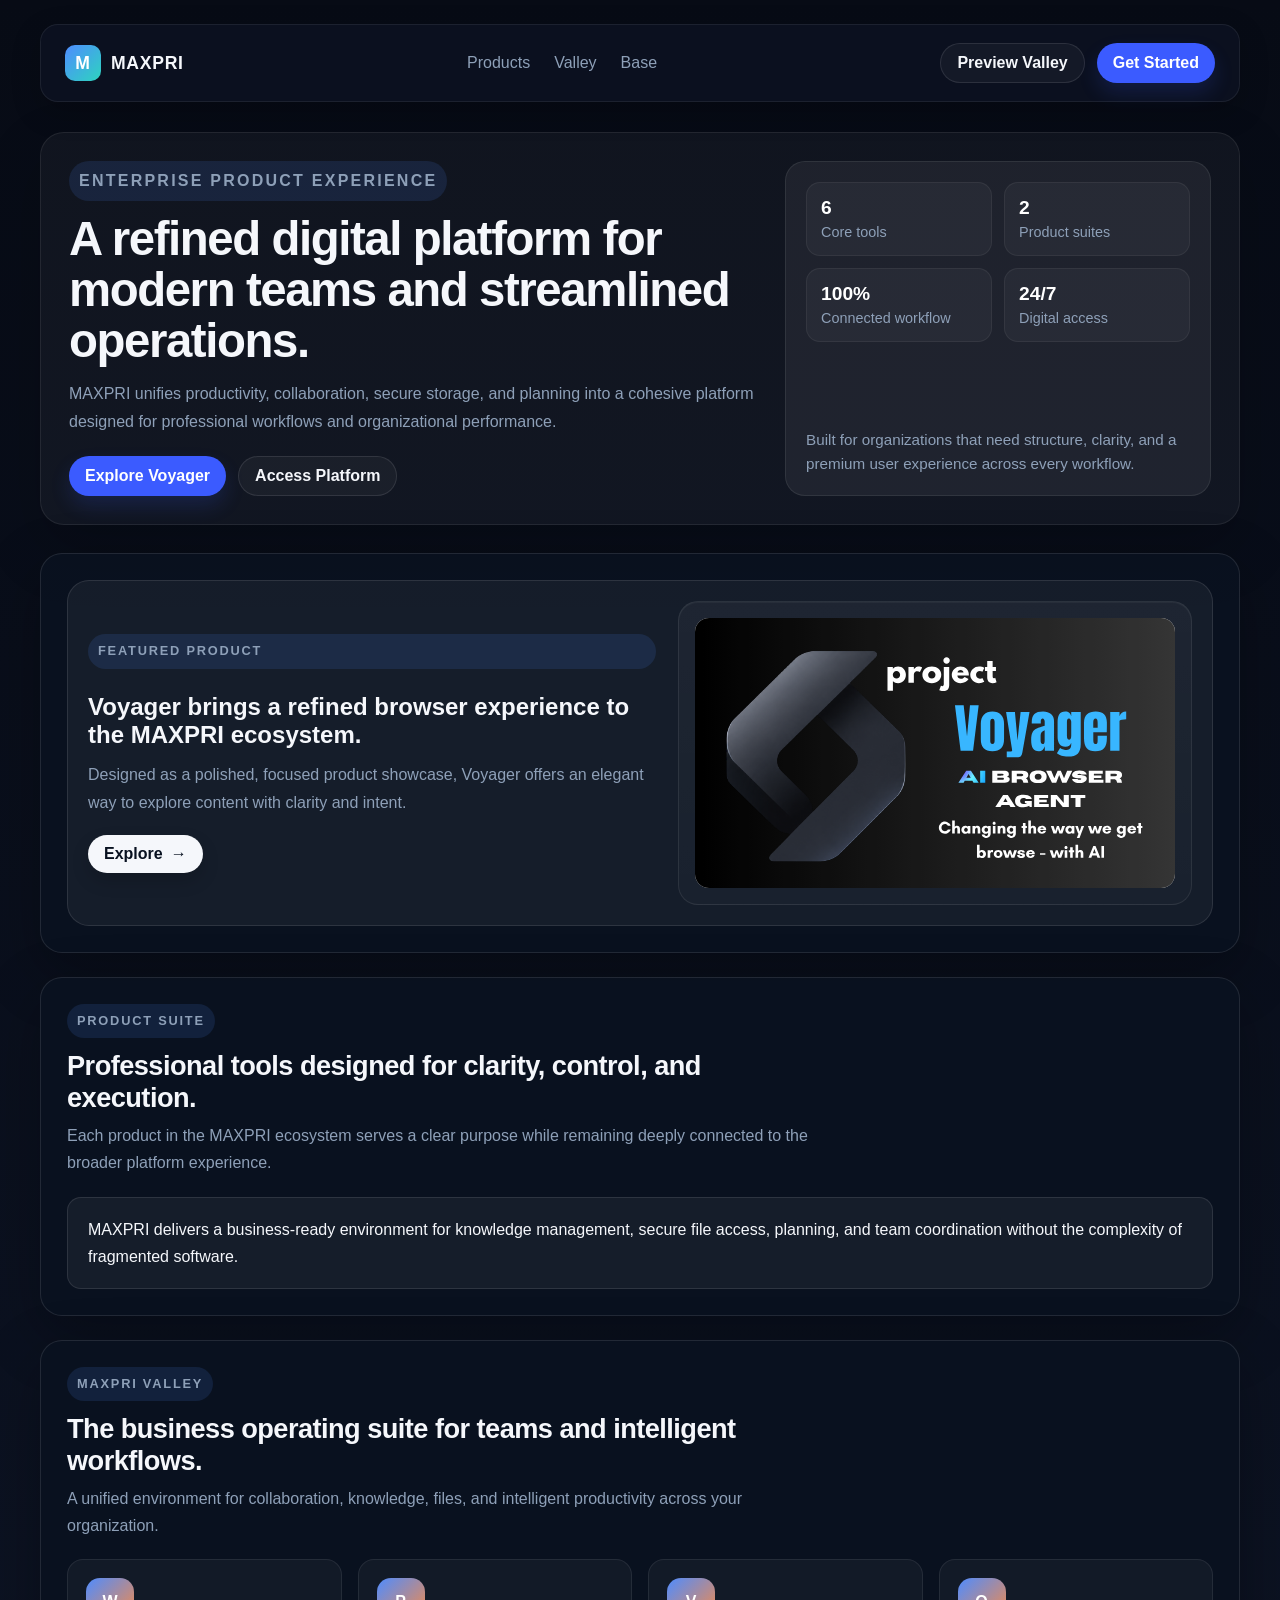
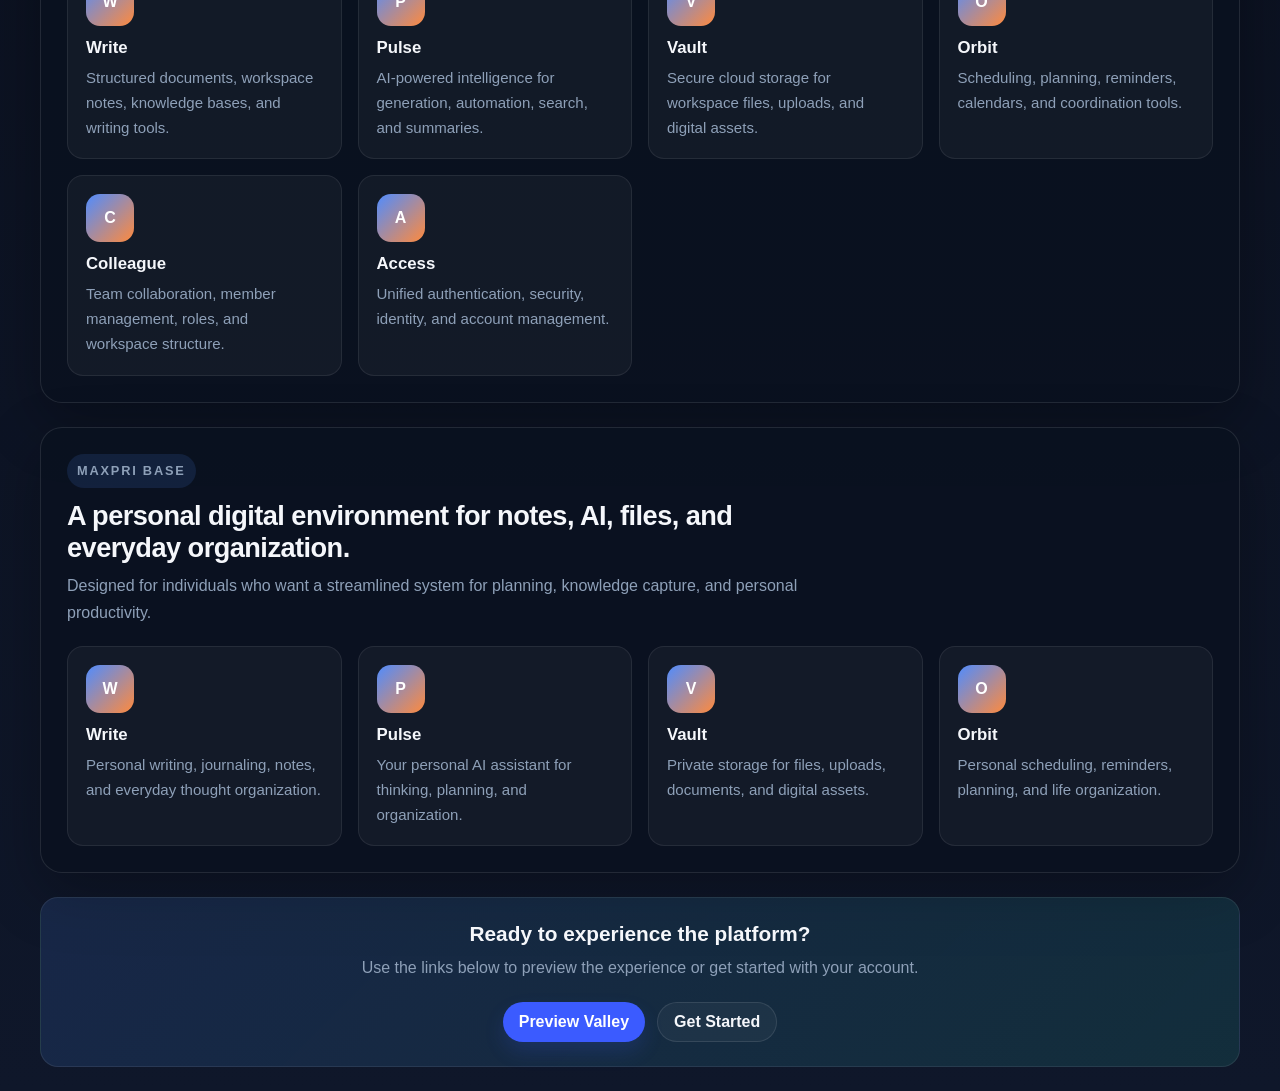
<file: MAXPRI-WEBSITE-main/apps/index.html>
<!DOCTYPE html>
<html lang="en">
<head>
  <meta charset="UTF-8" />
  <meta name="viewport" content="width=device-width, initial-scale=1.0" />
  <title>MAXPRI | Products</title>
  <link rel="icon" type="image/png" href="/favicon.png">
  <style>
    :root {
      --bg: #060b14;
      --panel: rgba(10, 18, 32, 0.92);
      --panel-2: rgba(16, 26, 44, 0.95);
      --border: rgba(255, 255, 255, 0.1);
      --text: #f5f7fb;
      --muted: #8ea0b8;
      --accent: #4f8cff;
      --accent-2: #2dd4bf;
      --accent-3: #ff8a3d;
      --shadow: 0 20px 60px rgba(0, 0, 0, 0.28);
    }

    * {
      box-sizing: border-box;
      margin: 0;
      padding: 0;
    }

    body {
      font-family: Inter, "Segoe UI", Roboto, Arial, sans-serif;
      background: linear-gradient(180deg, #070b15 0%, #0f172a 100%);
      color: var(--text);
      min-height: 100vh;
      padding: 24px;
    }

    a {
      color: inherit;
      text-decoration: none;
    }

    .page {
      max-width: 1200px;
      margin: 0 auto;
    }

    .topbar {
      display: flex;
      align-items: center;
      justify-content: space-between;
      padding: 18px 24px;
      background: rgba(12, 18, 33, 0.92);
      border: 1px solid rgba(255,255,255,0.07);
      border-radius: 18px;
      backdrop-filter: blur(14px);
      box-shadow: 0 10px 30px rgba(0, 0, 0, 0.2);
      position: sticky;
      top: 16px;
      z-index: 20;
    }

    .brand {
      display: flex;
      align-items: center;
      gap: 10px;
      font-size: 1.1rem;
      font-weight: 800;
      letter-spacing: 0.04em;
      text-transform: uppercase;
    }

    .brand-mark {
      display: inline-flex;
      align-items: center;
      justify-content: center;
      width: 36px;
      height: 36px;
      border-radius: 10px;
      background: linear-gradient(135deg, var(--accent), var(--accent-2));
      color: white;
      font-weight: 700;
    }

    .nav-links {
      display: flex;
      gap: 24px;
      color: var(--muted);
      font-weight: 500;
    }

    .nav-links a:hover {
      color: white;
    }

    .topbar-actions {
      display: flex;
      gap: 12px;
    }

    .btn {
      display: inline-flex;
      align-items: center;
      justify-content: center;
      padding: 10px 16px;
      border-radius: 999px;
      font-weight: 600;
      transition: transform 0.2s ease, box-shadow 0.2s ease, background 0.2s ease;
    }

    .btn:hover {
      transform: translateY(-1px);
    }

    .btn-primary {
      background: #3b5bff;
      color: white;
      box-shadow: 0 10px 20px rgba(59, 91, 255, 0.16);
    }

    .btn-secondary {
      background: rgba(255, 255, 255, 0.04);
      border: 1px solid var(--border);
      color: var(--text);
    }

    .hero {
      display: grid;
      grid-template-columns: 1.3fr 0.8fr;
      gap: 24px;
      margin: 30px 0 28px;
      padding: 28px;
      background: rgba(255,255,255,0.04);
      border: 1px solid rgba(255,255,255,0.08);
      border-radius: 24px;
      box-shadow: 0 24px 60px rgba(0, 0, 0, 0.18);
    }

    .eyebrow {
      display: inline-block;
      margin-bottom: 12px;
      padding: 6px 10px;
      border-radius: 999px;
      background: rgba(79, 140, 255, 0.13);
      color: #a9c7ff;
      font-size: 0.8rem;
      font-weight: 700;
      letter-spacing: 0.14em;
      text-transform: uppercase;
    }

    h1 {
      font-size: clamp(2rem, 3.7vw, 3.2rem);
      line-height: 1.08;
      margin-bottom: 14px;
      letter-spacing: -0.03em;
    }

    .hero p {
      color: var(--muted);
      font-size: 1rem;
      line-height: 1.75;
      max-width: 700px;
    }

    .hero-actions {
      display: flex;
      gap: 12px;
      margin-top: 20px;
      flex-wrap: wrap;
    }

    .hero-card {
      background: rgba(255, 255, 255, 0.06);
      border: 1px solid rgba(255,255,255,0.08);
      border-radius: 20px;
      padding: 20px;
      display: flex;
      flex-direction: column;
      justify-content: space-between;
      gap: 18px;
    }

    .stats {
      display: grid;
      grid-template-columns: repeat(2, minmax(0, 1fr));
      gap: 12px;
    }

    .stat {
      padding: 14px;
      border-radius: 14px;
      background: rgba(255,255,255,0.04);
      border: 1px solid rgba(255,255,255,0.06);
    }

    .stat strong {
      display: block;
      font-size: 1.2rem;
      margin-bottom: 4px;
      color: white;
    }

    .stat span {
      color: var(--muted);
      font-size: 0.9rem;
    }

    .hero-card-footer {
      color: var(--muted);
      font-size: 0.95rem;
      line-height: 1.55;
    }

    .section {
      margin-top: 24px;
      padding: 26px;
      background: var(--panel);
      border: 1px solid var(--border);
      border-radius: 22px;
      box-shadow: var(--shadow);
    }

    .section-header {
      margin-bottom: 20px;
      max-width: 760px;
    }

    .section-header h2 {
      font-size: 1.7rem;
      margin-bottom: 8px;
      letter-spacing: -0.02em;
    }

    .section-header p {
      color: var(--muted);
      line-height: 1.7;
    }

    .app-grid {
      display: grid;
      grid-template-columns: repeat(auto-fit, minmax(220px, 1fr));
      gap: 16px;
    }

    .app-card {
      display: block;
      padding: 18px;
      border-radius: 16px;
      border: 1px solid rgba(255,255,255,0.08);
      background: rgba(255,255,255,0.04);
      transition: transform 0.2s ease, border-color 0.2s ease, box-shadow 0.2s ease;
    }

    .app-card:hover {
      transform: translateY(-3px);
      border-color: rgba(79, 140, 255, 0.35);
      box-shadow: 0 12px 30px rgba(79, 140, 255, 0.12);
    }

    .app-icon {
      width: 48px;
      height: 48px;
      display: inline-flex;
      align-items: center;
      justify-content: center;
      border-radius: 14px;
      font-weight: 700;
      font-size: 1rem;
      margin-bottom: 12px;
      background: linear-gradient(135deg, var(--accent), var(--accent-3));
      color: white;
    }

    .app-card h3 {
      margin-bottom: 8px;
      font-size: 1.05rem;
    }

    .app-card p {
      color: var(--muted);
      font-size: 0.94rem;
      line-height: 1.65;
    }

    .product-highlight {
      margin-top: 18px;
      padding: 18px 20px;
      border-radius: 14px;
      background: rgba(255,255,255,0.05);
      border: 1px solid rgba(255,255,255,0.10);
      color: var(--text);
      line-height: 1.7;
    }

    .voyager-section {
      display: grid;
      grid-template-columns: 1.05fr 0.95fr;
      gap: 22px;
      align-items: center;
      padding: 20px;
      background: rgba(255,255,255,0.05);
      border: 1px solid rgba(255,255,255,0.10);
      border-radius: 22px;
    }

    .voyager-copy {
      display: flex;
      flex-direction: column;
      gap: 12px;
    }

    .voyager-copy p {
      color: var(--muted);
      line-height: 1.75;
    }

    .voyager-visual {
      padding: 16px;
      border-radius: 20px;
      background: linear-gradient(180deg, rgba(255,255,255,0.04), rgba(255,255,255,0.02));
      border: 1px solid rgba(255,255,255,0.08);
      box-shadow: inset 0 1px 0 rgba(255,255,255,0.04);
    }

    .voyager-visual img {
      display: block;
      width: 100%;
      height: auto;
      border-radius: 14px;
      background: #0a1321;
    }

    .explore-link {
      display: inline-flex;
      align-items: center;
      gap: 8px;
      width: fit-content;
      margin-top: 6px;
      padding: 10px 16px;
      border-radius: 999px;
      background: #f5f7fb;
      color: #081120;
      font-weight: 700;
      box-shadow: 0 8px 18px rgba(0, 0, 0, 0.16);
    }

    .footer-cta {
      margin-top: 24px;
      text-align: center;
      padding: 24px;
      border-radius: 18px;
      background: linear-gradient(135deg, rgba(79, 140, 255, 0.14), rgba(45, 212, 191, 0.12));
      border: 1px solid rgba(255,255,255,0.08);
    }

    .footer-cta h3 {
      margin-bottom: 8px;
      font-size: 1.3rem;
    }

    .footer-cta p {
      color: var(--muted);
      margin-bottom: 16px;
      line-height: 1.7;
    }

    @media (max-width: 860px) {
      .hero {
        grid-template-columns: 1fr;
      }

      .topbar {
        flex-wrap: wrap;
        gap: 14px;
      }

      .nav-links {
        width: 100%;
        justify-content: center;
      }
    }

    @media (max-width: 560px) {
      body {
        padding: 14px;
      }

      .topbar,
      .hero,
      .section {
        padding: 18px;
      }

      .topbar-actions {
        width: 100%;
        justify-content: center;
      }

      .stats {
        grid-template-columns: 1fr;
      }
    }
  </style>
</head>

<body>
  <div class="page">
    <header class="topbar">
      <a class="brand" href="#top">
        <span class="brand-mark">M</span>
        <span>MAXPRI</span>
      </a>
      <nav class="nav-links" aria-label="Primary navigation">
        <a href="#products">Products</a>
        <a href="#valley">Valley</a>
        <a href="#base">Base</a>
      </nav>
      <div class="topbar-actions">
        <a class="btn btn-secondary" href="https://valley.maxpri.workers.dev">Preview Valley</a>
        <a class="btn btn-primary" href="https://maxpritech.com/auth">Get Started</a>
      </div>
    </header>

    <main id="top">
      <section class="hero">
        <div>
          <p class="eyebrow">Enterprise product experience</p>
          <h1>A refined digital platform for modern teams and streamlined operations.</h1>
          <p>
            MAXPRI unifies productivity, collaboration, secure storage, and planning into a cohesive platform designed for professional workflows and organizational performance.
          </p>
          <div class="hero-actions">
            <a class="btn btn-primary" href="https://maxpritech.com/voyager">Explore Voyager</a>
            <a class="btn btn-secondary" href="https://maxpritech.com/auth">Access Platform</a>
          </div>
        </div>
        <div class="hero-card">
          <div class="stats">
            <div class="stat">
              <strong>6</strong>
              <span>Core tools</span>
            </div>
            <div class="stat">
              <strong>2</strong>
              <span>Product suites</span>
            </div>
            <div class="stat">
              <strong>100%</strong>
              <span>Connected workflow</span>
            </div>
            <div class="stat">
              <strong>24/7</strong>
              <span>Digital access</span>
            </div>
          </div>
          <div class="hero-card-footer">
            Built for organizations that need structure, clarity, and a premium user experience across every workflow.
          </div>
        </div>
      </section>

      <section class="section">
        <div class="voyager-section">
          <div class="voyager-copy">
            <p class="eyebrow">Featured product</p>
            <h2>Voyager brings a refined browser experience to the MAXPRI ecosystem.</h2>
            <p>
              Designed as a polished, focused product showcase, Voyager offers an elegant way to explore content with clarity and intent.
            </p>
            <a class="explore-link" href="https://voyager.maxpri.workers.dev">
              Explore <span aria-hidden="true">→</span>
            </a>
          </div>
          <div class="voyager-visual">
            <img src="projectvoyager2.svg" alt="Voyager browser preview" />
          </div>
        </div>
      </section>

      <section id="products" class="section">
        <div class="section-header">
          <p class="eyebrow">Product suite</p>
          <h2>Professional tools designed for clarity, control, and execution.</h2>
          <p>
            Each product in the MAXPRI ecosystem serves a clear purpose while remaining deeply connected to the broader platform experience.
          </p>
        </div>
        <div class="product-highlight">
          MAXPRI delivers a business-ready environment for knowledge management, secure file access, planning, and team coordination without the complexity of fragmented software.
        </div>
      </section>

      <section id="valley" class="section">
        <div class="section-header">
          <p class="eyebrow">Maxpri Valley</p>
          <h2>The business operating suite for teams and intelligent workflows.</h2>
          <p>
            A unified environment for collaboration, knowledge, files, and intelligent productivity across your organization.
          </p>
        </div>
        <div class="app-grid">
          <a class="app-card" href="https://write.maxpri.workers.dev">
            <div class="app-icon">W</div>
            <h3>Write</h3>
            <p>Structured documents, workspace notes, knowledge bases, and writing tools.</p>
          </a>

          <a class="app-card" href="https://pulse.maxpri.workers.dev">
            <div class="app-icon">P</div>
            <h3>Pulse</h3>
            <p>AI-powered intelligence for generation, automation, search, and summaries.</p>
          </a>

          <a class="app-card" href="https://vault.maxpri.workers.dev">
            <div class="app-icon">V</div>
            <h3>Vault</h3>
            <p>Secure cloud storage for workspace files, uploads, and digital assets.</p>
          </a>

          <a class="app-card" href="https://orbit.maxpri.workers.dev">
            <div class="app-icon">O</div>
            <h3>Orbit</h3>
            <p>Scheduling, planning, reminders, calendars, and coordination tools.</p>
          </a>

          <a class="app-card" href="https://colleague.maxpri.workers.dev">
            <div class="app-icon">C</div>
            <h3>Colleague</h3>
            <p>Team collaboration, member management, roles, and workspace structure.</p>
          </a>

          <a class="app-card" href="https://maxpritech.com/auth">
            <div class="app-icon">A</div>
            <h3>Access</h3>
            <p>Unified authentication, security, identity, and account management.</p>
          </a>
        </div>
      </section>

      <section id="base" class="section">
        <div class="section-header">
          <p class="eyebrow">Maxpri Base</p>
          <h2>A personal digital environment for notes, AI, files, and everyday organization.</h2>
          <p>
            Designed for individuals who want a streamlined system for planning, knowledge capture, and personal productivity.
          </p>
        </div>
        <div class="app-grid">
          <a class="app-card" href="https://write.maxpri.workers.dev">
            <div class="app-icon">W</div>
            <h3>Write</h3>
            <p>Personal writing, journaling, notes, and everyday thought organization.</p>
          </a>

          <a class="app-card" href="https://pulse.maxpri.workers.dev">
            <div class="app-icon">P</div>
            <h3>Pulse</h3>
            <p>Your personal AI assistant for thinking, planning, and organization.</p>
          </a>

          <a class="app-card" href="https://vault.maxpri.workers.dev">
            <div class="app-icon">V</div>
            <h3>Vault</h3>
            <p>Private storage for files, uploads, documents, and digital assets.</p>
          </a>

          <a class="app-card" href="https://orbit.maxpri.workers.dev">
            <div class="app-icon">O</div>
            <h3>Orbit</h3>
            <p>Personal scheduling, reminders, planning, and life organization.</p>
          </a>
        </div>
      </section>

      <section class="footer-cta">
        <h3>Ready to experience the platform?</h3>
        <p>Use the links below to preview the experience or get started with your account.</p>
        <div class="hero-actions" style="justify-content:center;">
          <a class="btn btn-primary" href="https://valley.maxpri.workers.dev">Preview Valley</a>
          <a class="btn btn-secondary" href="https://maxpritech.com/auth">Get Started</a>
        </div>
      </section>
    </main>
  </div>
</body>
</html>
</file>
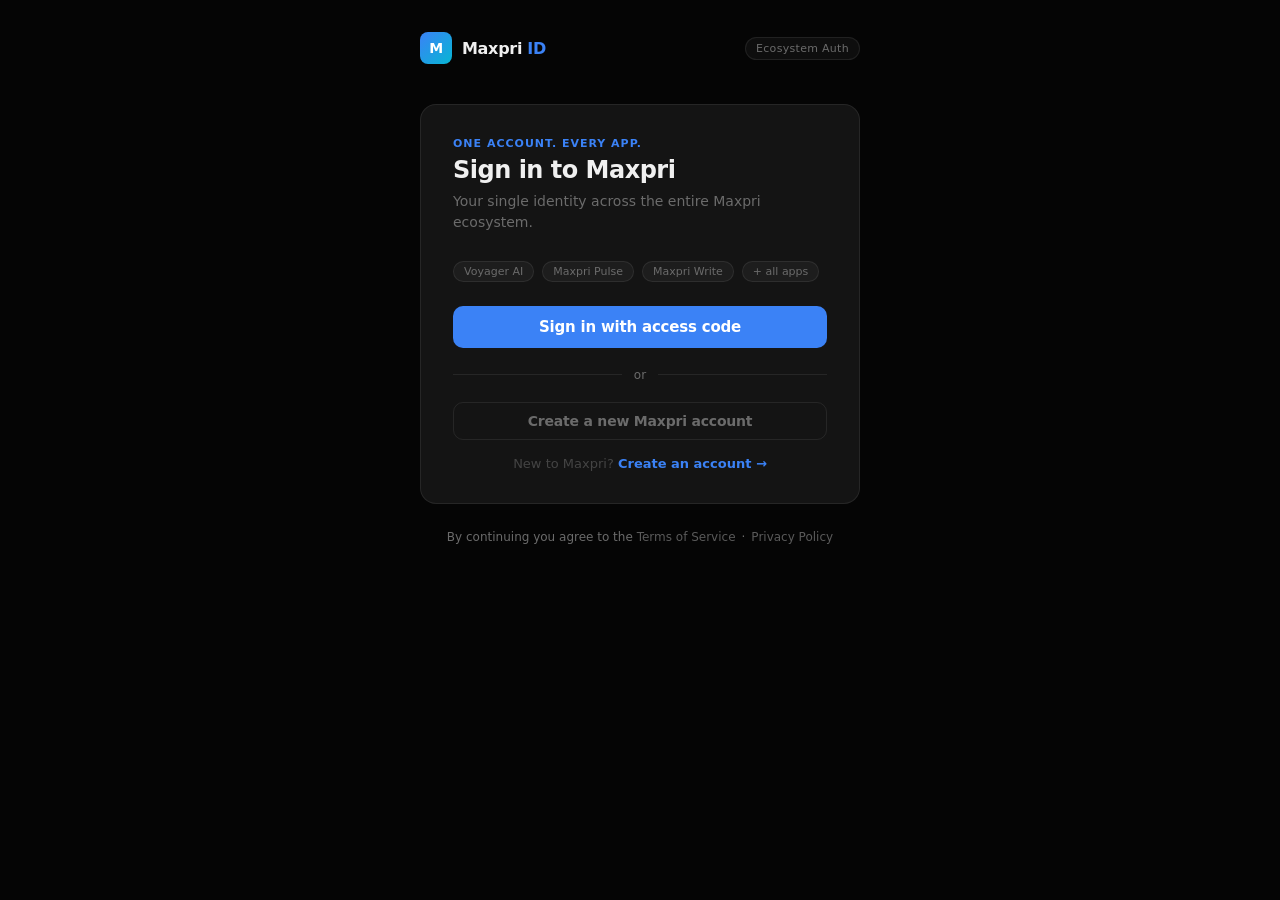
<file: MAXPRI-WEBSITE-main/auth/index.html>
<!DOCTYPE html>
<html lang="en">
<head>
<meta charset="UTF-8" />
<meta name="viewport" content="width=device-width, initial-scale=1.0" />
<title>Maxpri ID — Your Key to the Ecosystem</title>
<style>
  :root {
    --bg: #050505;
    --surface: #0f0f0f;
    --card: #141414;
    --border: rgba(255,255,255,0.08);
    --border-bright: rgba(255,255,255,0.15);
    --text: #f0f0f0;
    --muted: #6b6b6b;
    --subtle: #3a3a3a;
    --accent: #3b82f6;
    --accent-dim: rgba(59,130,246,0.12);
    --accent-glow: rgba(59,130,246,0.25);
    --cyan: #06b6d4;
    --success: #10b981;
    --success-dim: rgba(16,185,129,0.12);
    --danger: #ef4444;
    --danger-dim: rgba(239,68,68,0.1);
    --gold: #f59e0b;
    --gold-dim: rgba(245,158,11,0.1);
    --radius: 10px;
    --font: -apple-system, BlinkMacSystemFont, 'Segoe UI', system-ui, sans-serif;
    --mono: 'SF Mono', 'Fira Code', 'Courier New', monospace;
  }
  *, *::before, *::after { box-sizing: border-box; margin: 0; padding: 0; }
  body {
    background: var(--bg);
    color: var(--text);
    font-family: var(--font);
    min-height: 100vh;
    display: flex;
    flex-direction: column;
    align-items: center;
    justify-content: flex-start;
    padding: 2rem 1rem;
  }
  .topbar {
    width: 100%;
    max-width: 440px;
    display: flex;
    align-items: center;
    justify-content: space-between;
    margin-bottom: 2.5rem;
  }
  .logo-mark { display: flex; align-items: center; gap: 10px; text-decoration: none; }
  .logo-hex {
    width: 32px; height: 32px;
    background: linear-gradient(135deg, var(--accent), var(--cyan));
    border-radius: 8px;
    display: flex; align-items: center; justify-content: center;
    font-size: 14px; font-weight: 800; color: #fff; letter-spacing: -0.5px;
  }
  .logo-name { font-size: 1rem; font-weight: 700; color: var(--text); letter-spacing: -0.3px; }
  .logo-name span { color: var(--accent); }
  .ecosystem-badge {
    font-size: 11px; color: var(--muted);
    background: rgba(255,255,255,0.04);
    border: 1px solid var(--border);
    border-radius: 20px; padding: 4px 10px; letter-spacing: 0.3px;
  }
  .panel { width: 100%; max-width: 440px; display: none; flex-direction: column; gap: 0; }
  .panel.active { display: flex; }
  .card {
    background: var(--card);
    border: 1px solid var(--border);
    border-radius: 16px;
    padding: 2rem;
    animation: slideIn 0.3s cubic-bezier(0.16, 1, 0.3, 1);
  }
  @keyframes slideIn {
    from { opacity: 0; transform: translateY(12px); }
    to   { opacity: 1; transform: translateY(0); }
  }
  .panel-head { margin-bottom: 1.75rem; }
  .panel-eyebrow {
    font-size: 11px; font-weight: 600; letter-spacing: 1px;
    text-transform: uppercase; color: var(--accent); margin-bottom: 6px;
  }
  .panel-title { font-size: 1.5rem; font-weight: 700; color: var(--text); letter-spacing: -0.5px; line-height: 1.2; }
  .panel-sub { font-size: 0.875rem; color: var(--muted); margin-top: 6px; line-height: 1.5; }
  .field { margin-bottom: 1rem; }
  .field label { display: block; font-size: 13px; font-weight: 500; color: #a0a0a0; margin-bottom: 6px; }
  .field input {
    width: 100%;
    background: var(--surface);
    border: 1px solid var(--border);
    border-radius: var(--radius);
    color: var(--text);
    font-family: var(--font);
    font-size: 15px;
    padding: 11px 14px;
    outline: none;
    transition: border-color 0.15s, box-shadow 0.15s;
  }
  .field input:focus { border-color: var(--accent); box-shadow: 0 0 0 3px var(--accent-glow); }
  .field input::placeholder { color: var(--subtle); }
  .field input.error { border-color: var(--danger); box-shadow: 0 0 0 3px var(--danger-dim); }
  .field-hint { font-size: 12px; color: var(--muted); margin-top: 5px; }
  .field-error { font-size: 12px; color: var(--danger); margin-top: 5px; display: none; }
  .field-error.visible { display: block; }
  .btn {
    width: 100%; padding: 12px 20px;
    border: none; border-radius: var(--radius);
    font-family: var(--font); font-size: 15px; font-weight: 600;
    cursor: pointer; transition: all 0.15s;
    display: flex; align-items: center; justify-content: center;
    gap: 8px; letter-spacing: -0.2px;
  }
  .btn-primary { background: var(--accent); color: #fff; }
  .btn-primary:hover { background: #2563eb; transform: translateY(-1px); }
  .btn-primary:active { transform: translateY(0); }
  .btn-primary:disabled { background: #1e3a6e; color: #4a6fa8; cursor: not-allowed; transform: none; }
  .btn-ghost {
    background: transparent; color: var(--muted);
    border: 1px solid var(--border); font-size: 14px; padding: 10px 20px;
  }
  .btn-ghost:hover { border-color: var(--border-bright); color: var(--text); }
  .btn-danger {
    background: var(--danger-dim); color: var(--danger);
    border: 1px solid rgba(239,68,68,0.2);
    font-size: 13px; padding: 8px 16px; width: auto;
  }
  .btn-danger:hover { background: rgba(239,68,68,0.18); }
  .divider {
    display: flex; align-items: center; gap: 12px;
    margin: 1.25rem 0; color: var(--muted); font-size: 12px;
  }
  .divider::before, .divider::after { content: ''; flex: 1; height: 1px; background: var(--border); }
  .switch-text { text-align: center; font-size: 13px; color: var(--muted); margin-top: 1.25rem; }
  .switch-text button {
    background: none; border: none; color: var(--accent);
    font-size: 13px; font-weight: 600; cursor: pointer;
    padding: 0; font-family: var(--font);
  }
  .switch-text button:hover { text-decoration: underline; }
  .code-reveal {
    background: var(--surface);
    border: 1px solid rgba(59,130,246,0.3);
    border-radius: 14px; padding: 1.5rem; text-align: center;
    margin: 1rem 0; position: relative; overflow: hidden;
  }
  .code-reveal::before {
    content: '';
    position: absolute; inset: 0;
    background: radial-gradient(ellipse at top, rgba(59,130,246,0.06) 0%, transparent 65%);
    pointer-events: none;
  }
  .code-reveal-label {
    font-size: 11px; font-weight: 600; letter-spacing: 1.5px;
    text-transform: uppercase; color: var(--accent); margin-bottom: 12px;
  }
  .access-code {
    font-family: var(--mono); font-size: 2.2rem; font-weight: 700;
    letter-spacing: 8px; color: var(--text); padding: 0.5rem 0;
    user-select: all; position: relative; z-index: 1;
  }
  .code-copy-row { display: flex; gap: 8px; margin-top: 1rem; justify-content: center; }
  .btn-copy {
    background: var(--accent-dim);
    border: 1px solid rgba(59,130,246,0.25);
    color: var(--accent); border-radius: 8px;
    font-family: var(--font); font-size: 13px; font-weight: 600;
    padding: 7px 16px; cursor: pointer; transition: all 0.15s;
    display: flex; align-items: center; gap: 6px;
  }
  .btn-copy:hover { background: rgba(59,130,246,0.2); }
  .btn-copy.copied { background: var(--success-dim); border-color: rgba(16,185,129,0.25); color: var(--success); }
  .warning-box {
    background: var(--gold-dim); border: 1px solid rgba(245,158,11,0.2);
    border-radius: var(--radius); padding: 12px 14px;
    font-size: 13px; color: #d4a017; line-height: 1.5;
    display: flex; gap: 10px; align-items: flex-start;
  }
  .warning-icon { font-size: 15px; flex-shrink: 0; margin-top: 1px; }
  .success-box {
    background: var(--success-dim); border: 1px solid rgba(16,185,129,0.2);
    border-radius: var(--radius); padding: 12px 14px;
    font-size: 13px; color: #34d399; line-height: 1.5;
    display: flex; gap: 10px; align-items: flex-start;
  }
  .code-slots { display: flex; gap: 8px; justify-content: center; margin: 1rem 0; }
  .code-slot {
    width: 46px; height: 52px;
    background: var(--surface); border: 1px solid var(--border);
    border-radius: 10px; color: var(--text);
    font-family: var(--mono); font-size: 1.3rem; font-weight: 700;
    text-align: center; outline: none; caret-color: var(--accent);
    transition: border-color 0.15s, box-shadow 0.15s;
    letter-spacing: 0; text-transform: uppercase;
  }
  .code-slot:focus { border-color: var(--accent); box-shadow: 0 0 0 3px var(--accent-glow); }
  .code-slot.filled { border-color: rgba(59,130,246,0.4); background: rgba(59,130,246,0.05); }
  .code-slot.shake { animation: shake 0.35s ease; }
  @keyframes shake {
    0%,100% { transform: translateX(0); }
    20% { transform: translateX(-4px); }
    40% { transform: translateX(4px); }
    60% { transform: translateX(-3px); }
    80% { transform: translateX(3px); }
  }
  .apps-grid { display: grid; grid-template-columns: repeat(2, 1fr); gap: 10px; margin-top: 1rem; }
  .app-tile {
    background: var(--surface); border: 1px solid var(--border);
    border-radius: 12px; padding: 14px; cursor: pointer;
    transition: all 0.15s; text-align: center; text-decoration: none;
    display: flex; flex-direction: column; align-items: center; gap: 8px;
  }
  .app-tile:hover { border-color: var(--border-bright); background: rgba(255,255,255,0.04); transform: translateY(-1px); }
  .app-icon { width: 40px; height: 40px; border-radius: 10px; display: flex; align-items: center; justify-content: center; font-size: 18px; }
  .app-icon.blue { background: var(--accent-dim); }
  .app-icon.cyan { background: rgba(6,182,212,0.12); }
  .app-icon.purple { background: rgba(139,92,246,0.12); }
  .app-icon.emerald { background: rgba(16,185,129,0.12); }
  .app-name { font-size: 12px; font-weight: 600; color: #c0c0c0; }
  .app-desc { font-size: 11px; color: var(--muted); line-height: 1.3; }
  .account-card {
    display: flex; align-items: center; gap: 12px;
    background: var(--surface); border: 1px solid var(--border);
    border-radius: 12px; padding: 14px; margin-bottom: 1.25rem;
  }
  .avatar {
    width: 42px; height: 42px; border-radius: 50%;
    background: linear-gradient(135deg, var(--accent), var(--cyan));
    display: flex; align-items: center; justify-content: center;
    font-size: 16px; font-weight: 700; color: #fff; flex-shrink: 0;
  }
  .account-info { flex: 1; min-width: 0; }
  .account-name { font-size: 14px; font-weight: 600; color: var(--text); white-space: nowrap; overflow: hidden; text-overflow: ellipsis; }
  .account-email { font-size: 12px; color: var(--muted); white-space: nowrap; overflow: hidden; text-overflow: ellipsis; }
  .account-status { font-size: 10px; font-weight: 600; background: var(--success-dim); color: var(--success); border-radius: 20px; padding: 3px 8px; flex-shrink: 0; }
  .strength-bar { height: 3px; background: var(--border); border-radius: 3px; margin-top: 8px; overflow: hidden; }
  .strength-fill { height: 100%; border-radius: 3px; transition: width 0.3s, background 0.3s; width: 0%; }
  .spinner { width: 16px; height: 16px; border: 2px solid rgba(255,255,255,0.2); border-top-color: #fff; border-radius: 50%; animation: spin 0.7s linear infinite; flex-shrink: 0; }
  @keyframes spin { to { transform: rotate(360deg); } }
  .footer-note { margin-top: 1.5rem; text-align: center; font-size: 12px; color: var(--muted); line-height: 1.6; }
  .footer-note a { color: #5a5a5a; text-decoration: none; }
  .footer-note a:hover { color: var(--muted); }
  .dot-sep { margin: 0 6px; }
  .stepper { display: flex; gap: 6px; align-items: center; margin-bottom: 1.5rem; }
  .step-dot { height: 3px; border-radius: 3px; background: var(--border); transition: all 0.3s; flex: 1; }
  .step-dot.active { background: var(--accent); }
  .step-dot.done { background: var(--success); }
  .trusted-strip { display: flex; gap: 8px; flex-wrap: wrap; margin-top: 8px; }
  .trusted-pill { font-size: 11px; color: var(--muted); background: rgba(255,255,255,0.04); border: 1px solid var(--border); border-radius: 20px; padding: 3px 10px; }
  .link-btn { background: none; border: none; color: var(--muted); font-size: 12px; cursor: pointer; font-family: var(--font); padding: 0; }
  .link-btn:hover { color: var(--text); }
</style>
</head>
<body>

<div class="topbar">
  <a href="https://maxpritech.com" class="logo-mark">
    <div class="logo-hex">M</div>
    <span class="logo-name">Maxpri <span>ID</span></span>
  </a>
  <span class="ecosystem-badge">Ecosystem Auth</span>
</div>

<!-- PANEL: ENTRY -->
<div class="panel active" id="panel-entry">
  <div class="card">
    <div class="panel-head">
      <div class="panel-eyebrow">One account. Every app.</div>
      <div class="panel-title">Sign in to Maxpri</div>
      <div class="panel-sub">Your single identity across the entire Maxpri ecosystem.</div>
    </div>
    <div class="trusted-strip" style="margin-bottom:1.5rem;">
      <span class="trusted-pill">Voyager AI</span>
      <span class="trusted-pill">Maxpri Pulse</span>
      <span class="trusted-pill">Maxpri Write</span>
      <span class="trusted-pill">+ all apps</span>
    </div>
    <button class="btn btn-primary" id="btn-entry-login">Sign in with access code</button>
    <div class="divider">or</div>
    <button class="btn btn-ghost" id="btn-entry-signup">Create a new Maxpri account</button>
    <div class="switch-text" style="margin-top:1rem;">
      <span style="color:#444;">New to Maxpri? </span>
      <button id="btn-entry-signup2">Create an account →</button>
    </div>
  </div>
  <div class="footer-note">
    By continuing you agree to the
    <a href="#">Terms of Service</a><span class="dot-sep">·</span><a href="#">Privacy Policy</a>
  </div>
</div>

<!-- PANEL: SIGN UP -->
<div class="panel" id="panel-signup">
  <div class="card">
    <div class="stepper">
      <div class="step-dot active" id="signup-step1"></div>
      <div class="step-dot" id="signup-step2"></div>
    </div>
    <div class="panel-head">
      <div class="panel-eyebrow">Create account</div>
      <div class="panel-title">Who are you?</div>
      <div class="panel-sub">Set up your Maxpri identity. One account unlocks every product.</div>
    </div>
    <div class="field">
      <label for="signup-name">Full name</label>
      <input type="text" id="signup-name" placeholder="Daniel Aronbabu" autocomplete="name" />
      <div class="field-error" id="err-name">Enter your full name.</div>
    </div>
    <div class="field">
      <label for="signup-email">Email address</label>
      <input type="email" id="signup-email" placeholder="you@example.com" autocomplete="email" />
      <div class="field-error" id="err-email">Enter a valid email address.</div>
    </div>
    <div class="field">
      <label for="signup-pass">Password</label>
      <input type="password" id="signup-pass" placeholder="At least 8 characters" autocomplete="new-password" />
      <div class="strength-bar"><div class="strength-fill" id="strength-fill"></div></div>
      <div class="field-hint" id="strength-label" style="margin-top:6px;"></div>
      <div class="field-error" id="err-pass">Password must be at least 8 characters.</div>
    </div>
    <div style="margin-top:1.5rem;">
      <button class="btn btn-primary" id="btn-signup-submit">Continue →</button>
    </div>
    <div class="switch-text">
      Already have an account? <button id="btn-signup-to-login">Sign in</button>
    </div>
  </div>
</div>

<!-- PANEL: CODE REVEAL -->
<div class="panel" id="panel-code-reveal">
  <div class="card">
    <div class="stepper">
      <div class="step-dot done"></div>
      <div class="step-dot active"></div>
    </div>
    <div class="panel-head">
      <div class="panel-eyebrow">Account created</div>
      <div class="panel-title">Your access code</div>
      <div class="panel-sub">This is the only password you'll need across every Maxpri product. Store it somewhere safe.</div>
    </div>
    <div class="code-reveal">
      <div class="code-reveal-label">Maxpri Access Code</div>
      <div class="access-code" id="generated-code">—</div>
      <div class="code-copy-row">
        <button class="btn-copy" id="copy-btn">
          <span id="copy-icon">⎘</span>
          <span id="copy-label">Copy code</span>
        </button>
      </div>
    </div>
    <div class="warning-box" style="margin-top:0.75rem;">
      <span class="warning-icon">⚠</span>
      <div>
        <strong style="display:block;margin-bottom:3px;">Save this now</strong>
        This code is shown once. If you lose it, you'll need to reset your account. Screenshot it or save it to a password manager.
      </div>
    </div>
    <div style="margin-top:1.25rem;">
      <button class="btn btn-primary" id="btn-reveal-continue">I've saved it — go to my account</button>
    </div>
  </div>
</div>

<!-- PANEL: LOGIN -->
<div class="panel" id="panel-login">
  <div class="card">
    <div class="panel-head">
      <div class="panel-eyebrow">Sign in</div>
      <div class="panel-title">Enter your access code</div>
      <div class="panel-sub">Your 7-character Maxpri code. Sign in once, access everything.</div>
    </div>
    <div class="field">
      <label for="login-email">Email address</label>
      <input type="email" id="login-email" placeholder="you@example.com" autocomplete="email" />
      <div class="field-error" id="err-login-email">Enter your email.</div>
    </div>
    <div style="margin-bottom:0.75rem;">
      <label style="font-size:13px;font-weight:500;color:#a0a0a0;display:block;margin-bottom:10px;">Access code</label>
      <div class="code-slots" id="code-slots">
        <input class="code-slot" maxlength="1" data-index="0" />
        <input class="code-slot" maxlength="1" data-index="1" />
        <input class="code-slot" maxlength="1" data-index="2" />
        <input class="code-slot" maxlength="1" data-index="3" />
        <input class="code-slot" maxlength="1" data-index="4" />
        <input class="code-slot" maxlength="1" data-index="5" />
        <input class="code-slot" maxlength="1" data-index="6" />
      </div>
      <div class="field-error" id="err-login-code" style="text-align:center;font-size:13px;">Code not found. Check and try again.</div>
    </div>
    <div style="margin-top:1rem;">
      <button class="btn btn-primary" id="login-btn" disabled>Sign in to Maxpri</button>
    </div>
    <div class="switch-text">
      No account yet? <button id="btn-login-to-signup">Create one →</button>
    </div>
    <div style="text-align:center;margin-top:0.5rem;">
      <button class="link-btn" id="btn-login-back">← Back</button>
    </div>
  </div>
</div>

<!-- PANEL: DASHBOARD -->
<div class="panel" id="panel-dashboard">
  <div class="card">
    <div class="account-card">
      <div class="avatar" id="dash-avatar">—</div>
      <div class="account-info">
        <div class="account-name" id="dash-name">—</div>
        <div class="account-email" id="dash-email">—</div>
      </div>
      <div class="account-status">Active</div>
    </div>
    <div class="panel-head" style="margin-bottom:1rem;">
      <div class="panel-eyebrow">Ecosystem</div>
      <div class="panel-title">Choose your app</div>
    </div>
    <div class="apps-grid">
      <a class="app-tile" href="https://maxpritech.com/voyager" target="_blank">
        <div class="app-icon blue">⬡</div>
        <div class="app-name">Voyager AI</div>
        <div class="app-desc">AI workspace &amp; command center</div>
      </a>
      <div class="app-tile" id="tile-pulse">
        <div class="app-icon cyan">◈</div>
        <div class="app-name">Maxpri Pulse</div>
        <div class="app-desc">AI intelligence layer</div>
      </div>
      <div class="app-tile" id="tile-write">
        <div class="app-icon purple">✦</div>
        <div class="app-name">Maxpri Write</div>
        <div class="app-desc">Documents &amp; knowledge base</div>
      </div>
      <a class="app-tile" href="https://maxpritech.com" target="_blank">
        <div class="app-icon emerald">◇</div>
        <div class="app-name">maxpritech.com</div>
        <div class="app-desc">Main site &amp; order portal</div>
      </a>
    </div>
    <div style="margin-top:1.5rem;padding-top:1rem;border-top:1px solid var(--border);">
      <div style="font-size:12px;color:var(--muted);margin-bottom:10px;">Your access code</div>
      <div id="dash-code-display" style="font-family:var(--mono);font-size:1rem;font-weight:700;letter-spacing:5px;color:#555;background:var(--surface);border:1px solid var(--border);border-radius:8px;padding:10px;text-align:center;">———————</div>
    </div>
    <div style="margin-top:1rem;display:flex;gap:8px;justify-content:space-between;align-items:center;">
      <div style="font-size:12px;color:var(--muted);">Code is your universal key — keep it private.</div>
      <button class="btn-danger btn" id="btn-signout" style="width:auto;">Sign out</button>
    </div>
  </div>
  <div id="coming-soon-notice" style="display:none;margin-top:1rem;">
    <div class="card" style="padding:1rem 1.25rem;">
      <div class="success-box">
        <span>🔜</span>
        <div><strong id="coming-soon-name">App</strong> is coming soon. Your Maxpri ID will grant access when it launches.</div>
      </div>
    </div>
  </div>
</div>

<script>
document.addEventListener('DOMContentLoaded', function () {

  var DB_KEY = 'maxpri_accounts';
  var currentUser = null;
  var sessionCode = null;

  function getAccounts() {
    try { return JSON.parse(localStorage.getItem(DB_KEY) || '{}'); } catch (e) { return {}; }
  }
  function saveAccounts(db) {
    localStorage.setItem(DB_KEY, JSON.stringify(db));
  }

  function showPanel(id) {
    document.querySelectorAll('.panel').forEach(function(p) { p.classList.remove('active'); });
    document.getElementById(id).classList.add('active');
    clearLoginError();
  }

  function generateCode() {
    var chars = 'ABCDEFGHJKLMNPQRSTUVWXYZ23456789';
    var db = getAccounts();
    var code, attempts = 0;
    do {
      code = Array.from({length: 7}, function() {
        return chars[Math.floor(Math.random() * chars.length)];
      }).join('');
      attempts++;
    } while (db[code] && attempts < 100);
    return code;
  }

  document.getElementById('signup-pass').addEventListener('input', function () {
    var val = this.value;
    var fill = document.getElementById('strength-fill');
    var label = document.getElementById('strength-label');
    var score = 0;
    if (val.length >= 8) score++;
    if (/[A-Z]/.test(val)) score++;
    if (/[0-9]/.test(val)) score++;
    if (/[^A-Za-z0-9]/.test(val)) score++;
    var map = [
      {w:'0%',   c:'transparent',   t:''},
      {w:'25%',  c:'var(--danger)', t:'Weak'},
      {w:'50%',  c:'var(--gold)',   t:'Fair'},
      {w:'75%',  c:'#60a5fa',      t:'Good'},
      {w:'100%', c:'var(--success)',t:'Strong'},
    ];
    fill.style.width = map[score].w;
    fill.style.background = map[score].c;
    label.textContent = map[score].t;
    label.style.color = map[score].c;
  });

  function showErr(errId, inputId) {
    document.getElementById(errId).classList.add('visible');
    if (inputId) document.getElementById(inputId).classList.add('error');
  }
  function clearErr(errId, inputId) {
    document.getElementById(errId).classList.remove('visible');
    if (inputId) document.getElementById(inputId).classList.remove('error');
  }

  document.getElementById('btn-signup-submit').addEventListener('click', function () {
    var name  = document.getElementById('signup-name').value.trim();
    var email = document.getElementById('signup-email').value.trim().toLowerCase();
    var pass  = document.getElementById('signup-pass').value;
    var ok = true;

    if (!name) { showErr('err-name', 'signup-name'); ok = false; } else { clearErr('err-name', 'signup-name'); }
    if (!email || !/^[^\s@]+@[^\s@]+\.[^\s@]+$/.test(email)) { showErr('err-email', 'signup-email'); ok = false; } else { clearErr('err-email', 'signup-email'); }
    if (pass.length < 8) { showErr('err-pass', 'signup-pass'); ok = false; } else { clearErr('err-pass', 'signup-pass'); }
    if (!ok) return;

    var db = getAccounts();
    var dup = Object.values(db).find(function(a) { return a.email === email; });
    if (dup) {
      showErr('err-email', 'signup-email');
      document.getElementById('err-email').textContent = 'An account with this email already exists.';
      return;
    }

    var code = generateCode();
    db[code] = { name: name, email: email, createdAt: Date.now() };
    saveAccounts(db);
    sessionCode = code;
    currentUser = db[code];

    document.getElementById('generated-code').textContent = code;
    showPanel('panel-code-reveal');
  });

  document.getElementById('copy-btn').addEventListener('click', function () {
    var code = document.getElementById('generated-code').textContent;
    navigator.clipboard.writeText(code).then(function () {
      document.getElementById('copy-icon').textContent = '✓';
      document.getElementById('copy-label').textContent = 'Copied!';
      document.getElementById('copy-btn').classList.add('copied');
      setTimeout(function () {
        document.getElementById('copy-icon').textContent = '⎘';
        document.getElementById('copy-label').textContent = 'Copy code';
        document.getElementById('copy-btn').classList.remove('copied');
      }, 2000);
    });
  });

  document.getElementById('btn-reveal-continue').addEventListener('click', function () {
    loadDashboard();
    showPanel('panel-dashboard');
  });

  function loadDashboard() {
    if (!currentUser || !sessionCode) return;
    var initials = currentUser.name.split(' ').map(function(w) { return w[0]; }).join('').toUpperCase().slice(0, 2);
    document.getElementById('dash-avatar').textContent = initials;
    document.getElementById('dash-name').textContent = currentUser.name;
    document.getElementById('dash-email').textContent = currentUser.email;
    document.getElementById('dash-code-display').textContent = sessionCode;
  }

  var codeSlots = Array.from(document.querySelectorAll('.code-slot'));

  codeSlots.forEach(function (slot) {
    slot.addEventListener('input', function () {
      this.value = this.value.toUpperCase().replace(/[^A-Z2-9]/g, '');
      var idx = parseInt(this.dataset.index);
      if (this.value) {
        this.classList.add('filled');
        if (idx < 6) codeSlots[idx + 1].focus();
      } else {
        this.classList.remove('filled');
      }
      updateLoginBtn();
      clearLoginError();
    });

    slot.addEventListener('keydown', function (e) {
      var idx = parseInt(this.dataset.index);
      if (e.key === 'Backspace' && !this.value && idx > 0) {
        var prev = codeSlots[idx - 1];
        prev.value = '';
        prev.classList.remove('filled');
        prev.focus();
        updateLoginBtn();
      }
      if (e.key === 'ArrowLeft' && idx > 0) codeSlots[idx - 1].focus();
      if (e.key === 'ArrowRight' && idx < 6) codeSlots[idx + 1].focus();
    });

    slot.addEventListener('paste', function (e) {
      e.preventDefault();
      var text = (e.clipboardData || window.clipboardData).getData('text')
        .toUpperCase().replace(/[^A-Z2-9]/g, '').slice(0, 7);
      codeSlots.forEach(function (s, i) {
        s.value = text[i] || '';
        s.classList.toggle('filled', !!s.value);
      });
      var last = Math.min(text.length, 6);
      codeSlots[last].focus();
      updateLoginBtn();
    });
  });

  function getEnteredCode() {
    return codeSlots.map(function (s) { return s.value; }).join('');
  }

  function updateLoginBtn() {
    document.getElementById('login-btn').disabled = getEnteredCode().length < 7;
  }

  function clearLoginError() {
    document.getElementById('err-login-code').classList.remove('visible');
  }

  document.getElementById('login-btn').addEventListener('click', function () {
    var email = document.getElementById('login-email').value.trim().toLowerCase();
    if (!email || !/^[^\s@]+@[^\s@]+\.[^\s@]+$/.test(email)) {
      showErr('err-login-email', 'login-email');
      return;
    }
    clearErr('err-login-email', 'login-email');

    var code = getEnteredCode();
    var btn = document.getElementById('login-btn');
    btn.innerHTML = '<div class="spinner"></div> Verifying\u2026';
    btn.disabled = true;

    setTimeout(function () {
      var db = getAccounts();
      if (db[code] && db[code].email === email) {
        sessionCode = code;
        currentUser = db[code];
        loadDashboard();
        showPanel('panel-dashboard');
        btn.textContent = 'Sign in to Maxpri';
        codeSlots.forEach(function (s) { s.value = ''; s.classList.remove('filled'); });
        updateLoginBtn();
      } else {
        btn.textContent = 'Sign in to Maxpri';
        btn.disabled = false;
        var errEl = document.getElementById('err-login-code');
        errEl.textContent = db[code] ? 'Email does not match this access code.' : 'Code not found. Check and try again.';
        errEl.classList.add('visible');
        codeSlots.forEach(function (s) {
          s.classList.add('shake');
          setTimeout(function () { s.classList.remove('shake'); }, 400);
        });
      }
    }, 900);
  });

  function showComingSoon(name) {
    document.getElementById('coming-soon-name').textContent = name;
    var notice = document.getElementById('coming-soon-notice');
    notice.style.display = 'block';
    setTimeout(function () { notice.style.display = 'none'; }, 3500);
  }

  document.getElementById('tile-pulse').addEventListener('click', function () { showComingSoon('Maxpri Pulse'); });
  document.getElementById('tile-write').addEventListener('click', function () { showComingSoon('Maxpri Write'); });

  document.getElementById('btn-signout').addEventListener('click', function () {
    currentUser = null;
    sessionCode = null;
    showPanel('panel-entry');
  });

  document.getElementById('btn-entry-login').addEventListener('click',   function () { showPanel('panel-login'); });
  document.getElementById('btn-entry-signup').addEventListener('click',  function () { showPanel('panel-signup'); });
  document.getElementById('btn-entry-signup2').addEventListener('click', function () { showPanel('panel-signup'); });
  document.getElementById('btn-signup-to-login').addEventListener('click', function () { showPanel('panel-login'); });
  document.getElementById('btn-login-to-signup').addEventListener('click', function () { showPanel('panel-signup'); });
  document.getElementById('btn-login-back').addEventListener('click',    function () { showPanel('panel-entry'); });

});
</script>
</body>
</html>
</file>
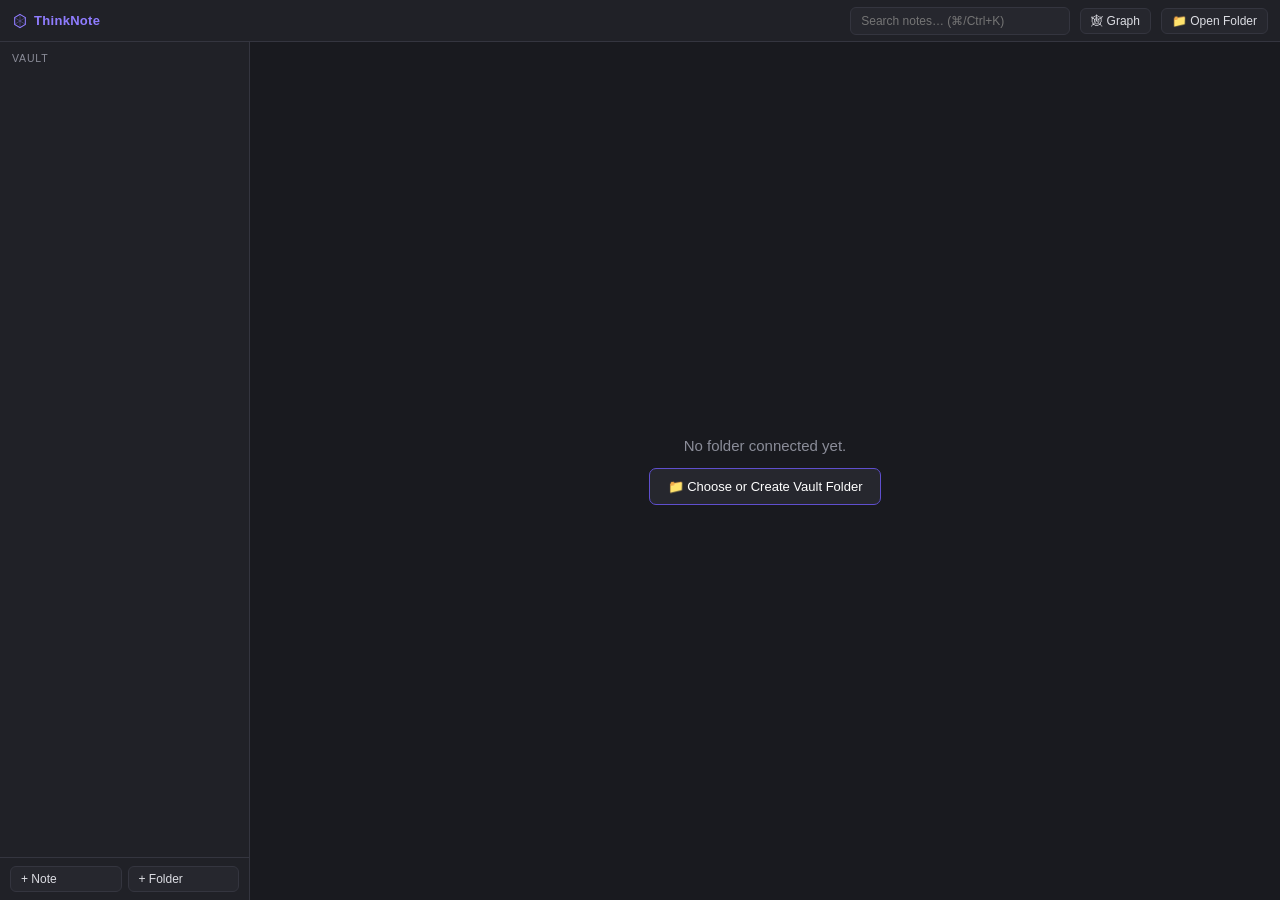
<file: MAXPRI-WEBSITE-main/apps/thinknote/index.html>
<!DOCTYPE html>
<html lang="en">
<head>
<meta charset="UTF-8">
<title>ThinkNote — local markdown vault</title>
<style>
  :root{
    --bg0:#191a1f; --bg1:#202127; --bg2:#26272e; --bg3:#2e2f38;
    --line:#34353f; --text:#dcdde3; --text-dim:#8b8d99; --accent:#8f7cff;
    --accent-dim:#5f4fce; --warn:#e0a75e; --link:#7aa2ff; --tag:#5ec9a6;
  }
  *{box-sizing:border-box;}
  html,body{height:100%;margin:0;}
  body{
    background:var(--bg0); color:var(--text);
    font-family:-apple-system,BlinkMacSystemFont,"Segoe UI",Inter,sans-serif;
    display:flex; overflow:hidden;
  }
  ::-webkit-scrollbar{width:9px;height:9px;}
  ::-webkit-scrollbar-thumb{background:#3a3b45;border-radius:5px;}
  ::-webkit-scrollbar-track{background:transparent;}

  /* ---------- top bar ---------- */
  #topbar{
    position:fixed; top:0; left:0; right:0; height:42px;
    background:var(--bg1); border-bottom:1px solid var(--line);
    display:flex; align-items:center; padding:0 12px; gap:10px; z-index:20;
    -webkit-app-region:drag;
  }
  #topbar .brand{font-weight:700; font-size:13px; letter-spacing:.3px; color:var(--accent); display:flex; gap:6px; align-items:center;}
  #topbar .brand svg{width:16px;height:16px;}
  #vaultName{font-size:12px;color:var(--text-dim); margin-left:4px;}
  .tb-btn{
    -webkit-app-region:no-drag;
    background:var(--bg2); border:1px solid var(--line); color:var(--text);
    font-size:12px; padding:5px 10px; border-radius:6px; cursor:pointer;
    display:flex; align-items:center; gap:6px;
  }
  .tb-btn:hover{background:var(--bg3);}
  .tb-spacer{flex:1;}
  #searchBox{
    -webkit-app-region:no-drag;
    background:var(--bg2); border:1px solid var(--line); color:var(--text);
    font-size:12px; padding:6px 10px; border-radius:6px; width:220px; outline:none;
  }
  #searchBox:focus{border-color:var(--accent);}

  /* ---------- layout ---------- */
  #shell{display:flex; width:100%; height:100%; padding-top:42px;}
  #sidebar{
    width:250px; min-width:170px; background:var(--bg1); border-right:1px solid var(--line);
    display:flex; flex-direction:column; overflow:hidden;
  }
  #sidebar .sec-title{
    font-size:10.5px; text-transform:uppercase; letter-spacing:.08em; color:var(--text-dim);
    padding:10px 12px 6px;
  }
  #tree{flex:1; overflow-y:auto; padding:0 4px 10px;}
  .node{display:flex; align-items:center; gap:6px; padding:4px 8px; border-radius:5px; cursor:pointer; font-size:13px; user-select:none; white-space:nowrap;}
  .node:hover{background:var(--bg2);}
  .node.active{background:var(--accent-dim); color:#fff;}
  .node .ic{width:14px;text-align:center;opacity:.75;font-size:12px;}
  .folder-children{margin-left:14px; border-left:1px solid var(--line); padding-left:4px;}
  #sidebar .newbtns{display:flex; gap:6px; padding:8px 10px; border-top:1px solid var(--line);}
  #sidebar .newbtns button{flex:1;}

  #main{flex:1; display:flex; min-width:0;}
  #editorPane{flex:1.3; display:flex; flex-direction:column; min-width:0; border-right:1px solid var(--line);}
  #editorHead{
    padding:10px 20px 6px; border-bottom:1px solid var(--line);
    display:flex; align-items:center; gap:10px;
  }
  #titleInput{
    background:transparent; border:none; outline:none; color:var(--text);
    font-size:20px; font-weight:700; flex:1; font-family:inherit;
  }
  #titleInput::placeholder{color:var(--text-dim);}
  .modebtns{display:flex; gap:4px;}
  .modebtn{background:var(--bg2); border:1px solid var(--line); color:var(--text-dim); font-size:11px; padding:4px 9px; border-radius:5px; cursor:pointer;}
  .modebtn.on{background:var(--accent-dim); color:#fff; border-color:var(--accent-dim);}
  #editWrap{flex:1; overflow:hidden; position:relative;}
  #mdInput{
    width:100%; height:100%; background:transparent; border:none; outline:none; resize:none;
    color:var(--text); font-family:ui-monospace,SFMono-Regular,Menlo,Consolas,monospace;
    font-size:14.5px; line-height:1.65; padding:16px 22px 60px; display:block;
  }
  #preview{
    width:100%; height:100%; overflow:auto; padding:16px 26px 60px; display:none; font-size:15px; line-height:1.7;
  }
  #preview h1,#preview h2,#preview h3{border-bottom:1px solid var(--line); padding-bottom:5px; color:#fff;}
  #preview code{background:var(--bg2); padding:1px 5px; border-radius:4px; font-size:.9em;}
  #preview pre{background:var(--bg2); padding:12px 14px; border-radius:8px; overflow-x:auto;}
  #preview pre code{background:none; padding:0;}
  #preview blockquote{border-left:3px solid var(--accent-dim); margin:0; padding:2px 14px; color:var(--text-dim);}
  #preview a.wikilink{color:var(--link); text-decoration:none; border-bottom:1px dotted var(--link); cursor:pointer;}
  #preview a.wikilink.broken{color:var(--warn); border-bottom-style:dashed;}
  #preview .tagpill{background:rgba(94,201,166,.15); color:var(--tag); padding:1px 7px; border-radius:9px; font-size:.82em; cursor:pointer;}
  #preview ul,ol{padding-left:22px;}
  #preview table{border-collapse:collapse;}
  #preview th,#preview td{border:1px solid var(--line); padding:4px 9px;}

  #rightPane{width:280px; min-width:200px; display:flex; flex-direction:column; background:var(--bg1);}
  .rp-tabs{display:flex; border-bottom:1px solid var(--line);}
  .rp-tab{flex:1; text-align:center; padding:9px 0; font-size:12px; color:var(--text-dim); cursor:pointer; border-bottom:2px solid transparent;}
  .rp-tab.on{color:var(--text); border-color:var(--accent);}
  .rp-body{flex:1; overflow-y:auto; padding:10px 12px; display:none;}
  .rp-body.on{display:block;}
  .backlink-item{background:var(--bg2); border:1px solid var(--line); border-radius:7px; padding:8px 10px; margin-bottom:8px; cursor:pointer;}
  .backlink-item:hover{border-color:var(--accent-dim);}
  .backlink-item .bl-title{font-size:12.5px; font-weight:600; color:var(--link); margin-bottom:3px;}
  .backlink-item .bl-snip{font-size:11.5px; color:var(--text-dim); line-height:1.4;}
  .tagchip{display:inline-block; background:rgba(94,201,166,.15); color:var(--tag); font-size:11px; padding:2px 8px; border-radius:9px; margin:0 5px 5px 0; cursor:pointer;}
  #graphCanvas{width:100%; height:100%; display:block; cursor:grab;}
  #graphWrap{position:absolute; inset:42px 0 0 0; background:var(--bg0); display:none; z-index:15;}
  #graphWrap.on{display:block;}
  #graphClose{position:absolute; top:10px; right:14px; z-index:16;}
  #graphHint{position:absolute; bottom:10px; left:14px; font-size:11px; color:var(--text-dim); z-index:16;}

  #emptyState{flex:1; display:flex; align-items:center; justify-content:center; flex-direction:column; gap:14px; color:var(--text-dim);}
  #emptyState button{padding:10px 18px; font-size:13px;}
  .fspicker{background:var(--bg2); border:1px solid var(--accent-dim); color:#fff; border-radius:7px; padding:9px 16px; cursor:pointer; font-size:13px;}
  .fspicker:hover{background:var(--accent-dim);}

  #searchResults{position:absolute; top:42px; right:12px; width:320px; max-height:60vh; overflow:auto; background:var(--bg2); border:1px solid var(--line); border-radius:8px; box-shadow:0 10px 30px rgba(0,0,0,.5); z-index:30; display:none;}
  #searchResults.on{display:block;}
  .sr-item{padding:8px 12px; border-bottom:1px solid var(--line); cursor:pointer; font-size:12.5px;}
  .sr-item:hover{background:var(--bg3);}
  .sr-item .srt{color:var(--text); font-weight:600;}
  .sr-item .srs{color:var(--text-dim); margin-top:2px;}

  .toast{position:fixed; bottom:16px; left:50%; transform:translateX(-50%); background:var(--bg3); border:1px solid var(--line); padding:8px 16px; border-radius:20px; font-size:12.5px; z-index:50; opacity:0; transition:opacity .25s;}
  .toast.show{opacity:1;}

  .unsupported{max-width:440px; text-align:center; line-height:1.6; font-size:13.5px; color:var(--text-dim);}
</style>
</head>
<body>

<div id="topbar">
  <div class="brand">
    <svg viewBox="0 0 24 24" fill="none"><path d="M12 2 L20 7 L20 17 L12 22 L4 17 L4 7 Z" stroke="#8f7cff" stroke-width="1.6"/><path d="M12 2 L12 22 M4 7 L20 17 M20 7 L4 17" stroke="#8f7cff" stroke-width="1" opacity=".5"/></svg>
    ThinkNote
  </div>
  <div id="vaultName"></div>
  <div class="tb-spacer"></div>
  <input id="searchBox" placeholder="Search notes… (⌘/Ctrl+K)">
  <button class="tb-btn" id="graphBtn">🕸 Graph</button>
  <button class="tb-btn" id="openVaultBtn">📁 Open Folder</button>
</div>

<div id="shell">
  <div id="sidebar">
    <div class="sec-title">Vault</div>
    <div id="tree"></div>
    <div class="newbtns">
      <button class="tb-btn" id="newNoteBtn">+ Note</button>
      <button class="tb-btn" id="newFolderBtn">+ Folder</button>
    </div>
  </div>

  <div id="main">
    <div id="emptyState">
      <div style="font-size:15px;">No folder connected yet.</div>
      <div class="unsupported" id="unsupportedMsg" style="display:none;">
        Your browser doesn't support the File System Access API (needed to read/write a real folder like one in Downloads).
        Use a Chromium-based browser (Chrome, Edge, Brave) — then click below to create or pick a vault folder.
      </div>
      <button class="fspicker" id="openVaultBtn2">📁 Choose or Create Vault Folder</button>
    </div>

    <div id="editorPane" style="display:none;">
      <div id="editorHead">
        <input id="titleInput" placeholder="Untitled">
        <div class="modebtns">
          <button class="modebtn on" id="modeEdit">Edit</button>
          <button class="modebtn" id="modePreview">Preview</button>
        </div>
      </div>
      <div id="editWrap">
        <textarea id="mdInput" placeholder="Start writing… use [[Note Name]] to link, #tag to tag"></textarea>
        <div id="preview"></div>
      </div>
    </div>

    <div id="rightPane" style="display:none;">
      <div class="rp-tabs">
        <div class="rp-tab on" data-tab="back">Backlinks</div>
        <div class="rp-tab" data-tab="tags">Tags</div>
        <div class="rp-tab" data-tab="outline">Outline</div>
      </div>
      <div class="rp-body on" id="tab-back"></div>
      <div class="rp-body" id="tab-tags"></div>
      <div class="rp-body" id="tab-outline"></div>
    </div>
  </div>
</div>

<div id="graphWrap">
  <button class="tb-btn" id="graphClose" style="position:absolute;top:10px;right:14px;">✕ Close</button>
  <div id="graphHint">drag nodes • scroll to zoom • click a node to open</div>
  <canvas id="graphCanvas"></canvas>
</div>

<div id="searchResults"></div>
<div class="toast" id="toast"></div>

<script>
(() => {
  const $ = s => document.querySelector(s);
  const supportsFS = 'showDirectoryPicker' in window;
  $('#unsupportedMsg').style.display = supportsFS ? 'none' : 'block';

  let vaultHandle = null;
  // files: map path -> { handle, name, content, dirty }
  let files = {};   // path like "Notes/Idea.md"
  let currentPath = null;
  let treeState = {}; // expanded folders

  function toast(msg){
    const t = $('#toast'); t.textContent = msg; t.classList.add('show');
    clearTimeout(t._h); t._h = setTimeout(()=>t.classList.remove('show'), 1800);
  }

  // ---------------- Vault loading ----------------
  async function pickVault(){
    if(!supportsFS){ toast('File System Access API not supported in this browser'); return; }
    try{
      vaultHandle = await window.showDirectoryPicker({ id:'ThinkNote-vault', mode:'readwrite', startIn:'downloads' });
    }catch(e){ return; }
    await loadVault();
  }

  async function loadVault(){
    files = {};
    $('#vaultName').textContent = '— ' + vaultHandle.name;
    await scanDir(vaultHandle, '');
    $('#emptyState').style.display = 'none';
    $('#editorPane').style.display = 'flex';
    $('#rightPane').style.display = 'flex';
    renderTree();
    const paths = Object.keys(files);
    if(paths.length){ openNote(paths.sort()[0]); }
    else { await createNote('Welcome', "# Welcome to your ThinkNote vault 🌱\n\nThis folder now lives on your computer (e.g. inside Downloads). Anything you write here is saved as a real `.md` file.\n\nTry:\n- `[[Another Note]]` to create/link a note\n- `#tags` to tag ideas\n- The **Graph** button up top to see how notes connect\n"); }
  }

  async function scanDir(dirHandle, prefix){
    for await (const [name, handle] of dirHandle.entries()){
      if(name.startsWith('.')) continue;
      const path = prefix + name;
      if(handle.kind === 'directory'){
        files[path] = { kind:'dir', handle };
        await scanDir(handle, path + '/');
      } else if(name.toLowerCase().endsWith('.md')){
        const file = await handle.getFile();
        const content = await file.text();
        files[path] = { kind:'file', handle, content, title: name.replace(/\.md$/i,'') };
      }
    }
  }

  function dirOf(path){ const i = path.lastIndexOf('/'); return i===-1 ? '' : path.slice(0,i); }

  async function getDirHandle(prefix){
    if(!prefix) return vaultHandle;
    const parts = prefix.split('/').filter(Boolean);
    let h = vaultHandle;
    for(const p of parts) h = await h.getDirectoryHandle(p, { create:true });
    return h;
  }

  async function createNote(name, initialContent=''){
    const safe = name.replace(/[\\/:*?"<>|]/g,'').trim() || 'Untitled';
    let path = safe + '.md';
    let n = 1;
    while(files[path]) path = `${safe} ${++n}.md`;
    const dirHandle = await getDirHandle('');
    const handle = await dirHandle.getFileHandle(path, { create:true });
    const w = await handle.createWritable(); await w.write(initialContent); await w.close();
    files[path] = { kind:'file', handle, content: initialContent, title: safe };
    renderTree(); openNote(path);
    return path;
  }

  async function createFolder(){
    const name = prompt('New folder name:');
    if(!name) return;
    const dirHandle = await getDirHandle('');
    await dirHandle.getDirectoryHandle(name, { create:true });
    files[name] = { kind:'dir', handle: null };
    treeState[name] = true;
    renderTree();
  }

  let saveTimer = null;
  async function saveCurrent(){
    if(!currentPath) return;
    const f = files[currentPath];
    if(!f || f.kind!=='file') return;
    const w = await f.handle.createWritable();
    await w.write(f.content);
    await w.close();
  }
  function scheduleSave(){
    clearTimeout(saveTimer);
    saveTimer = setTimeout(saveCurrent, 500);
  }

  // ---------------- Tree rendering ----------------
  function renderTree(){
    const root = $('#tree');
    root.innerHTML = '';
    const paths = Object.keys(files).sort((a,b)=>{
      const da = files[a].kind==='dir', db = files[b].kind==='dir';
      if(da!==db) return da? -1:1;
      return a.localeCompare(b);
    });
    // build hierarchy by top-level first
    function buildLevel(prefix, container){
      const entries = paths.filter(p=>{
        const rel = p.startsWith(prefix)? p.slice(prefix.length): null;
        return rel && !rel.slice(0,-1).includes('/') && rel!=='';
      });
      for(const p of entries){
        const f = files[p];
        const name = p.slice(prefix.length).replace(/\/$/,'');
        if(f.kind==='dir'){
          const wrap = document.createElement('div');
          const node = document.createElement('div');
          node.className = 'node';
          node.innerHTML = `<span class="ic">${treeState[p]?'📂':'📁'}</span><span>${name}</span>`;
          node.dataset.path = p; // For drop target
          node.onclick = ()=>{ treeState[p] = !treeState[p]; renderTree(); };
          wrap.appendChild(node);
          if(treeState[p]){
            const childBox = document.createElement('div');
            childBox.className = 'folder-children';
            buildLevel(p + '/', childBox);
            wrap.appendChild(childBox);
          }
          container.appendChild(wrap);
        } else {
          const node = document.createElement('div');
          node.className = 'node' + (p===currentPath?' active':'');
          node.innerHTML = `<span class="ic">📝</span><span>${f.title}</span>`;
          node.draggable = true;
          node.dataset.path = p;
          node.onclick = ()=> openNote(p);
          container.appendChild(node);
        }
      }
    }
    buildLevel('', root);
  }

  // ---------------- Drag & Drop ----------------
  let dragPath = null;
  $('#tree').addEventListener('dragstart', e => {
    if (e.target.classList.contains('node') && e.target.dataset.path) {
      const path = e.target.dataset.path;
      if (files[path] && files[path].kind === 'file') {
        dragPath = path;
        e.dataTransfer.effectAllowed = 'move';
      }
    }
  });

  $('#tree').addEventListener('dragover', e => {
    e.preventDefault();
    const targetNode = e.target.closest('.node');
    if (targetNode && targetNode.dataset.path) {
      const path = targetNode.dataset.path;
      if (files[path] && files[path].kind === 'dir') {
        e.dataTransfer.dropEffect = 'move';
        targetNode.style.background = 'var(--accent-dim)'; // Highlight drop target
      }
    }
  });

  $('#tree').addEventListener('dragleave', e => {
    const targetNode = e.target.closest('.node');
    if (targetNode) targetNode.style.background = '';
  });

  $('#tree').addEventListener('drop', async e => {
    e.preventDefault();
    const targetNode = e.target.closest('.node');
    if (targetNode) targetNode.style.background = '';
    if (!dragPath || !targetNode || !targetNode.dataset.path) return;
    const destFolderPath = targetNode.dataset.path;
    if (files[destFolderPath] && files[destFolderPath].kind === 'dir') {
      await moveNote(dragPath, destFolderPath);
    }
    dragPath = null;
  });

  // ---------------- Editor ----------------
  function openNote(path){
    if(!files[path] || files[path].kind!=='file') return;
    currentPath = path;
    const f = files[path];
    $('#titleInput').value = f.title;
    $('#mdInput').value = f.content;
    renderTree();
    renderSidebarInfo();
    if($('#modePreview').classList.contains('on')) renderPreview();
  }

  async function moveNote(sourcePath, destFolderPath) {
    const sourceFile = files[sourcePath];
    if (!sourceFile || sourceFile.kind !== 'file') return;

    const newPath = destFolderPath + '/' + sourceFile.handle.name;
    if (files[newPath]) {
      toast('A note with that name already exists in the destination folder.');
      return;
    }

    const sourceDirHandle = await getDirHandle(dirOf(sourcePath));
    const destDirHandle = await getDirHandle(destFolderPath);

    const newFileHandle = await destDirHandle.getFileHandle(sourceFile.handle.name, { create: true });
    const writable = await newFileHandle.createWritable();
    await writable.write(sourceFile.content);
    await writable.close();
    await sourceDirHandle.removeEntry(sourceFile.handle.name);

    delete files[sourcePath];
    files[newPath] = { ...sourceFile, handle: newFileHandle };
    if (currentPath === sourcePath) currentPath = newPath;
    renderTree();
  }
  $('#titleInput').addEventListener('change', async e=>{
    if(!currentPath) return;
    const f = files[currentPath];
    const newTitle = e.target.value.trim() || 'Untitled';
    if(newTitle === f.title) return;
    const dirPrefix = dirOf(currentPath);
    const newPath = (dirPrefix? dirPrefix+'/':'') + newTitle + '.md';
    if(files[newPath]){ toast('A note with that name already exists'); e.target.value=f.title; return; }
    const dirHandle = await getDirHandle(dirPrefix);
    const newHandle = await dirHandle.getFileHandle(newTitle+'.md', { create:true });
    const w = await newHandle.createWritable(); await w.write(f.content); await w.close();
    try{ await dirHandle.removeEntry(f.handle.name); }catch(e){}
    delete files[currentPath];
    files[newPath] = { kind:'file', handle:newHandle, content:f.content, title:newTitle };
    currentPath = newPath;
    renderTree(); renderSidebarInfo();
    toast('Renamed');
  });

  $('#mdInput').addEventListener('input', e=>{
    if(!currentPath) return;
    files[currentPath].content = e.target.value;
    scheduleSave();
    renderSidebarInfo();
  });

  $('#newNoteBtn').onclick = ()=> createNote(prompt('Note title:', 'Untitled') || 'Untitled');
  $('#newFolderBtn').onclick = createFolder;
  $('#openVaultBtn').onclick = pickVault;
  $('#openVaultBtn2').onclick = pickVault;

  $('#modeEdit').onclick = ()=>{
    $('#modeEdit').classList.add('on'); $('#modePreview').classList.remove('on');
    $('#mdInput').style.display='block'; $('#preview').style.display='none';
  };
  $('#modePreview').onclick = ()=>{
    $('#modePreview').classList.add('on'); $('#modeEdit').classList.remove('on');
    $('#mdInput').style.display='none'; $('#preview').style.display='block';
    renderPreview();
  };

  // ---------------- Markdown + wikilink rendering ----------------
  function escapeHtml(s){ return s.replace(/&/g,'&amp;').replace(/</g,'&lt;').replace(/>/g,'&gt;'); }

  function mdToHtml(src){
    let s = escapeHtml(src);
    // code blocks
    s = s.replace(/```([\s\S]*?)```/g, (m,c)=>`<pre><code>${c.trim()}</code></pre>`);
    // headers
    s = s.replace(/^###### (.*)$/gm,'<h6>$1</h6>').replace(/^##### (.*)$/gm,'<h5>$1</h5>')
         .replace(/^#### (.*)$/gm,'<h4>$1</h4>').replace(/^### (.*)$/gm,'<h3>$1</h3>')
         .replace(/^## (.*)$/gm,'<h2>$1</h2>').replace(/^# (.*)$/gm,'<h1>$1</h1>');
    // blockquote
    s = s.replace(/^&gt; (.*)$/gm,'<blockquote>$1</blockquote>');
    // bold/italic/inline code
    s = s.replace(/\*\*(.+?)\*\*/g,'<b>$1</b>').replace(/\*(.+?)\*/g,'<i>$1</i>').replace(/`([^`]+?)`/g,'<code>$1</code>');
    // wikilinks [[Name]] or [[Name|Alias]]
    s = s.replace(/\[\[([^\]|]+)(\|([^\]]+))?\]\]/g, (m, name, _a, alias)=>{
      const label = alias || name;
      const exists = !!findNoteByTitle(name.trim());
      return `<a class="wikilink${exists?'':' broken'}" data-target="${escapeHtml(name.trim())}">${escapeHtml(label)}</a>`;
    });
    // tags
    s = s.replace(/(^|\s)#([a-zA-Z0-9_\-\/]+)/g, (m, pre, tag)=>`${pre}<span class="tagpill" data-tag="${tag}">#${tag}</span>`);
    // lists
    s = s.replace(/^\- (.*)$/gm,'<li>$1</li>');
    s = s.replace(/(<li>[\s\S]*?<\/li>\n?)+/g, m=>`<ul>${m}</ul>`);
    // paragraphs
    s = s.split(/\n{2,}/).map(block=>{
      if(/^<h\d|^<ul|^<pre|^<blockquote/.test(block.trim())) return block;
      return `<p>${block.replace(/\n/g,'<br>')}</p>`;
    }).join('\n');
    return s;
  }

  function findNoteByTitle(title){
    return Object.entries(files).find(([p,f])=> f.kind==='file' && f.title.toLowerCase()===title.toLowerCase());
  }

  function renderPreview(){
    if(!currentPath) return;
    const f = files[currentPath];
    $('#preview').innerHTML = mdToHtml(f.content);
    $('#preview').querySelectorAll('.wikilink').forEach(a=>{
      a.onclick = async ()=>{
        const target = a.dataset.target;
        const found = findNoteByTitle(target);
        if(found) openNote(found[0]);
        else { const p = await createNote(target); }
      };
    });
    $('#preview').querySelectorAll('.tagpill').forEach(t=>{
      t.onclick = ()=> runSearch('#'+t.dataset.tag);
    });
  }

  // ---------------- Backlinks / tags / outline ----------------
  function extractLinks(content){
    const links = [];
    const re = /\[\[([^\]|]+)(\|[^\]]+)?\]\]/g; let m;
    while((m = re.exec(content))) links.push(m[1].trim());
    return links;
  }
  function extractTags(content){
    const tags = new Set(); const re = /(^|\s)#([a-zA-Z0-9_\-\/]+)/g; let m;
    while((m = re.exec(content))) tags.add(m[2]);
    return [...tags];
  }

  function renderSidebarInfo(){
    if(!currentPath) return;
    const f = files[currentPath];
    // backlinks
    const backEl = $('#tab-back'); backEl.innerHTML = '';
    let count = 0;
    for(const [p, other] of Object.entries(files)){
      if(other.kind!=='file' || p===currentPath) continue;
      const links = extractLinks(other.content);
      if(links.some(l=>l.toLowerCase()===f.title.toLowerCase())){
        count++;
        const idx = other.content.toLowerCase().indexOf('[[' + f.title.toLowerCase());
        const snip = idx>=0 ? other.content.slice(Math.max(0,idx-40), idx+60) : other.content.slice(0,80);
        const div = document.createElement('div');
        div.className = 'backlink-item';
        div.innerHTML = `<div class="bl-title">${other.title}</div><div class="bl-snip">…${escapeHtml(snip)}…</div>`;
        div.onclick = ()=> openNote(p);
        backEl.appendChild(div);
      }
    }
    if(!count) backEl.innerHTML = '<div style="color:var(--text-dim);font-size:12.5px;">No backlinks yet — link here with [[' + f.title + ']]</div>';

    // tags (all tags in vault)
    const tagsEl = $('#tab-tags'); tagsEl.innerHTML = '';
    const allTags = {};
    for(const other of Object.values(files)){
      if(other.kind!=='file') continue;
      extractTags(other.content).forEach(t=> allTags[t]=(allTags[t]||0)+1);
    }
    const entries = Object.entries(allTags).sort((a,b)=>b[1]-a[1]);
    if(!entries.length) tagsEl.innerHTML = '<div style="color:var(--text-dim);font-size:12.5px;">No tags yet — write #something in a note</div>';
    entries.forEach(([t,c])=>{
      const chip = document.createElement('span');
      chip.className='tagchip'; chip.textContent = `#${t} · ${c}`;
      chip.onclick = ()=> runSearch('#'+t);
      tagsEl.appendChild(chip);
    });

    // outline (headers of current note)
    const outEl = $('#tab-outline'); outEl.innerHTML = '';
    const heads = [...f.content.matchAll(/^(#{1,6})\s+(.*)$/gm)];
    if(!heads.length) outEl.innerHTML = '<div style="color:var(--text-dim);font-size:12.5px;">No headings in this note</div>';
    heads.forEach(h=>{
      const div = document.createElement('div');
      div.style.cssText = `padding:4px 0 4px ${(h[1].length-1)*12}px; font-size:${15-h[1].length}px; cursor:pointer; color:var(--text-dim);`;
      div.textContent = h[2];
      div.onclick = ()=>{
        const idx = f.content.indexOf(h[0]);
        $('#mdInput').focus(); $('#mdInput').setSelectionRange(idx, idx+h[0].length);
      };
      outEl.appendChild(div);
    });
  }

  document.querySelectorAll('.rp-tab').forEach(tab=>{
    tab.onclick = ()=>{
      document.querySelectorAll('.rp-tab').forEach(t=>t.classList.remove('on'));
      document.querySelectorAll('.rp-body').forEach(b=>b.classList.remove('on'));
      tab.classList.add('on'); $('#tab-'+tab.dataset.tab).classList.add('on');
    };
  });

  // ---------------- Search ----------------
  function runSearch(q){
    $('#searchBox').value = q; doSearch();
  }
  function doSearch(){
    const q = $('#searchBox').value.trim().toLowerCase();
    const box = $('#searchResults');
    if(!q){ box.classList.remove('on'); return; }
    const results = [];
    for(const [p,f] of Object.entries(files)){
      if(f.kind!=='file') continue;
      const hay = (f.title+' '+f.content).toLowerCase();
      if(hay.includes(q.replace('#',''))){
        const idx = f.content.toLowerCase().indexOf(q.replace('#',''));
        results.push({ p, title:f.title, snip: idx>=0? f.content.slice(Math.max(0,idx-30), idx+50): f.content.slice(0,60) });
      }
    }
    box.innerHTML = results.length ? '' : '<div class="sr-item">No matches</div>';
    results.slice(0,30).forEach(r=>{
      const div = document.createElement('div');
      div.className = 'sr-item';
      div.innerHTML = `<div class="srt">${r.title}</div><div class="srs">…${escapeHtml(r.snip)}…</div>`;
      div.onclick = ()=>{ openNote(r.p); box.classList.remove('on'); $('#searchBox').value=''; };
      box.appendChild(div);
    });
    box.classList.add('on');
  }
  $('#searchBox').addEventListener('input', doSearch);
  document.addEventListener('click', e=>{
    if(!$('#searchResults').contains(e.target) && e.target !== $('#searchBox')) $('#searchResults').classList.remove('on');
  });
  document.addEventListener('keydown', e=>{
    if((e.metaKey||e.ctrlKey) && e.key==='k'){ e.preventDefault(); $('#searchBox').focus(); }
  });

  // ---------------- Graph view ----------------
  let graphNodes=[], graphEdges=[], graphRunning=false, camera={x:0,y:0,zoom:1};
  function buildGraph(){
    graphNodes = []; graphEdges = [];
    const idx = {};
    for(const [p,f] of Object.entries(files)){
      if(f.kind!=='file') continue;
      idx[f.title.toLowerCase()] = p;
      graphNodes.push({ path:p, title:f.title, x:(Math.random()-.5)*600, y:(Math.random()-.5)*600, vx:0, vy:0 });
    }
    for(const [p,f] of Object.entries(files)){
      if(f.kind!=='file') continue;
      extractLinks(f.content).forEach(l=>{
        const target = idx[l.toLowerCase()];
        if(target) graphEdges.push({ a:p, b:target });
      });
    }
  }
  function stepPhysics(){
    const rep=1800, springLen=140, springK=0.02, damp=0.85;
    for(let i=0;i<graphNodes.length;i++){
      const n1 = graphNodes[i];
      let fx=0, fy=0;
      for(let j=0;j<graphNodes.length;j++){
        if(i===j) continue;
        const n2 = graphNodes[j];
        const dx = n1.x-n2.x, dy = n1.y-n2.y;
        const d2 = dx*dx+dy*dy+0.01;
        const f = rep/d2;
        fx += dx*f; fy += dy*f;
      }
      fx += -n1.x*0.001; fy += -n1.y*0.001;
      n1.vx = (n1.vx+fx)*damp; n1.vy=(n1.vy+fy)*damp;
    }
    graphEdges.forEach(e=>{
      const n1 = graphNodes.find(n=>n.path===e.a), n2 = graphNodes.find(n=>n.path===e.b);
      if(!n1||!n2) return;
      const dx=n2.x-n1.x, dy=n2.y-n1.y;
      const dist = Math.sqrt(dx*dx+dy*dy)||1;
      const f = (dist-springLen)*springK;
      const fx=dx/dist*f, fy=dy/dist*f;
      n1.vx+=fx; n1.vy+=fy; n2.vx-=fx; n2.vy-=fy;
    });
    graphNodes.forEach(n=>{ n.x+=n.vx; n.y+=n.vy; });
  }
  function drawGraph(){
    const cv = $('#graphCanvas'); const ctx = cv.getContext('2d');
    const w = cv.width = cv.clientWidth * devicePixelRatio;
    const h = cv.height = cv.clientHeight * devicePixelRatio;
    ctx.setTransform(devicePixelRatio,0,0,devicePixelRatio,0,0);
    ctx.clearRect(0,0,cv.clientWidth,cv.clientHeight);
    ctx.save();
    ctx.translate(cv.clientWidth/2 + camera.x, cv.clientHeight/2 + camera.y);
    ctx.scale(camera.zoom, camera.zoom);
    ctx.strokeStyle = '#3a3b47'; ctx.lineWidth = 1/camera.zoom;
    graphEdges.forEach(e=>{
      const n1 = graphNodes.find(n=>n.path===e.a), n2 = graphNodes.find(n=>n.path===e.b);
      if(!n1||!n2) return;
      ctx.beginPath(); ctx.moveTo(n1.x,n1.y); ctx.lineTo(n2.x,n2.y); ctx.stroke();
    });
    graphNodes.forEach(n=>{
      const linkCount = graphEdges.filter(e=>e.a===n.path||e.b===n.path).length;
      const r = 5 + Math.min(linkCount,8)*1.6;
      ctx.beginPath(); ctx.arc(n.x,n.y,r,0,7);
      ctx.fillStyle = n.path===currentPath ? '#8f7cff' : '#5f6070';
      ctx.fill();
      ctx.fillStyle = '#dcdde3'; ctx.font = `${12/camera.zoom}px sans-serif`; ctx.textAlign='center';
      ctx.fillText(n.title, n.x, n.y - r - 6);
    });
    ctx.restore();
  }
  function graphLoop(){
    if(!graphRunning) return;
    stepPhysics(); drawGraph();
    requestAnimationFrame(graphLoop);
  }
  $('#graphBtn').onclick = ()=>{
    buildGraph();
    $('#graphWrap').classList.add('on');
    graphRunning = true; camera={x:0,y:0,zoom:1};
    graphLoop();
  };
  $('#graphClose').onclick = ()=>{ graphRunning=false; $('#graphWrap').classList.remove('on'); };

  let dragNode = null, dragging=false, lastX=0, lastY=0;
  const cv0 = $('#graphCanvas');
  cv0.addEventListener('mousedown', e=>{
    const rect = cv0.getBoundingClientRect();
    const mx = (e.clientX-rect.left-cv0.clientWidth/2-camera.x)/camera.zoom;
    const my = (e.clientY-rect.top-cv0.clientHeight/2-camera.y)/camera.zoom;
    const hit = graphNodes.find(n=> (n.x-mx)**2+(n.y-my)**2 < 400);
    if(hit){ dragNode = hit; } else { dragging = true; }
    lastX = e.clientX; lastY = e.clientY;
  });
  window.addEventListener('mousemove', e=>{
    if(dragNode){ dragNode.x += (e.clientX-lastX)/camera.zoom; dragNode.y += (e.clientY-lastY)/camera.zoom; dragNode.vx=0; dragNode.vy=0; }
    else if(dragging){ camera.x += (e.clientX-lastX); camera.y += (e.clientY-lastY); }
    lastX = e.clientX; lastY = e.clientY;
  });
  window.addEventListener('mouseup', e=>{
    if(dragNode && !((e.clientX-lastX)||(e.clientY-lastY))){}
    dragNode=null; dragging=false;
  });
  cv0.addEventListener('click', e=>{
    const rect = cv0.getBoundingClientRect();
    const mx = (e.clientX-rect.left-cv0.clientWidth/2-camera.x)/camera.zoom;
    const my = (e.clientY-rect.top-cv0.clientHeight/2-camera.y)/camera.zoom;
    const hit = graphNodes.find(n=> (n.x-mx)**2+(n.y-my)**2 < 400);
    if(hit){ openNote(hit.path); graphRunning=false; $('#graphWrap').classList.remove('on'); }
  });
  cv0.addEventListener('wheel', e=>{
    e.preventDefault();
    camera.zoom = Math.min(3, Math.max(0.3, camera.zoom - e.deltaY*0.001));
  }, { passive:false });

  // keyboard save
  document.addEventListener('keydown', e=>{
    if((e.metaKey||e.ctrlKey) && e.key==='s'){ e.preventDefault(); saveCurrent(); toast('Saved'); }
  });

})();
</script>
</body>
</html>
</file>
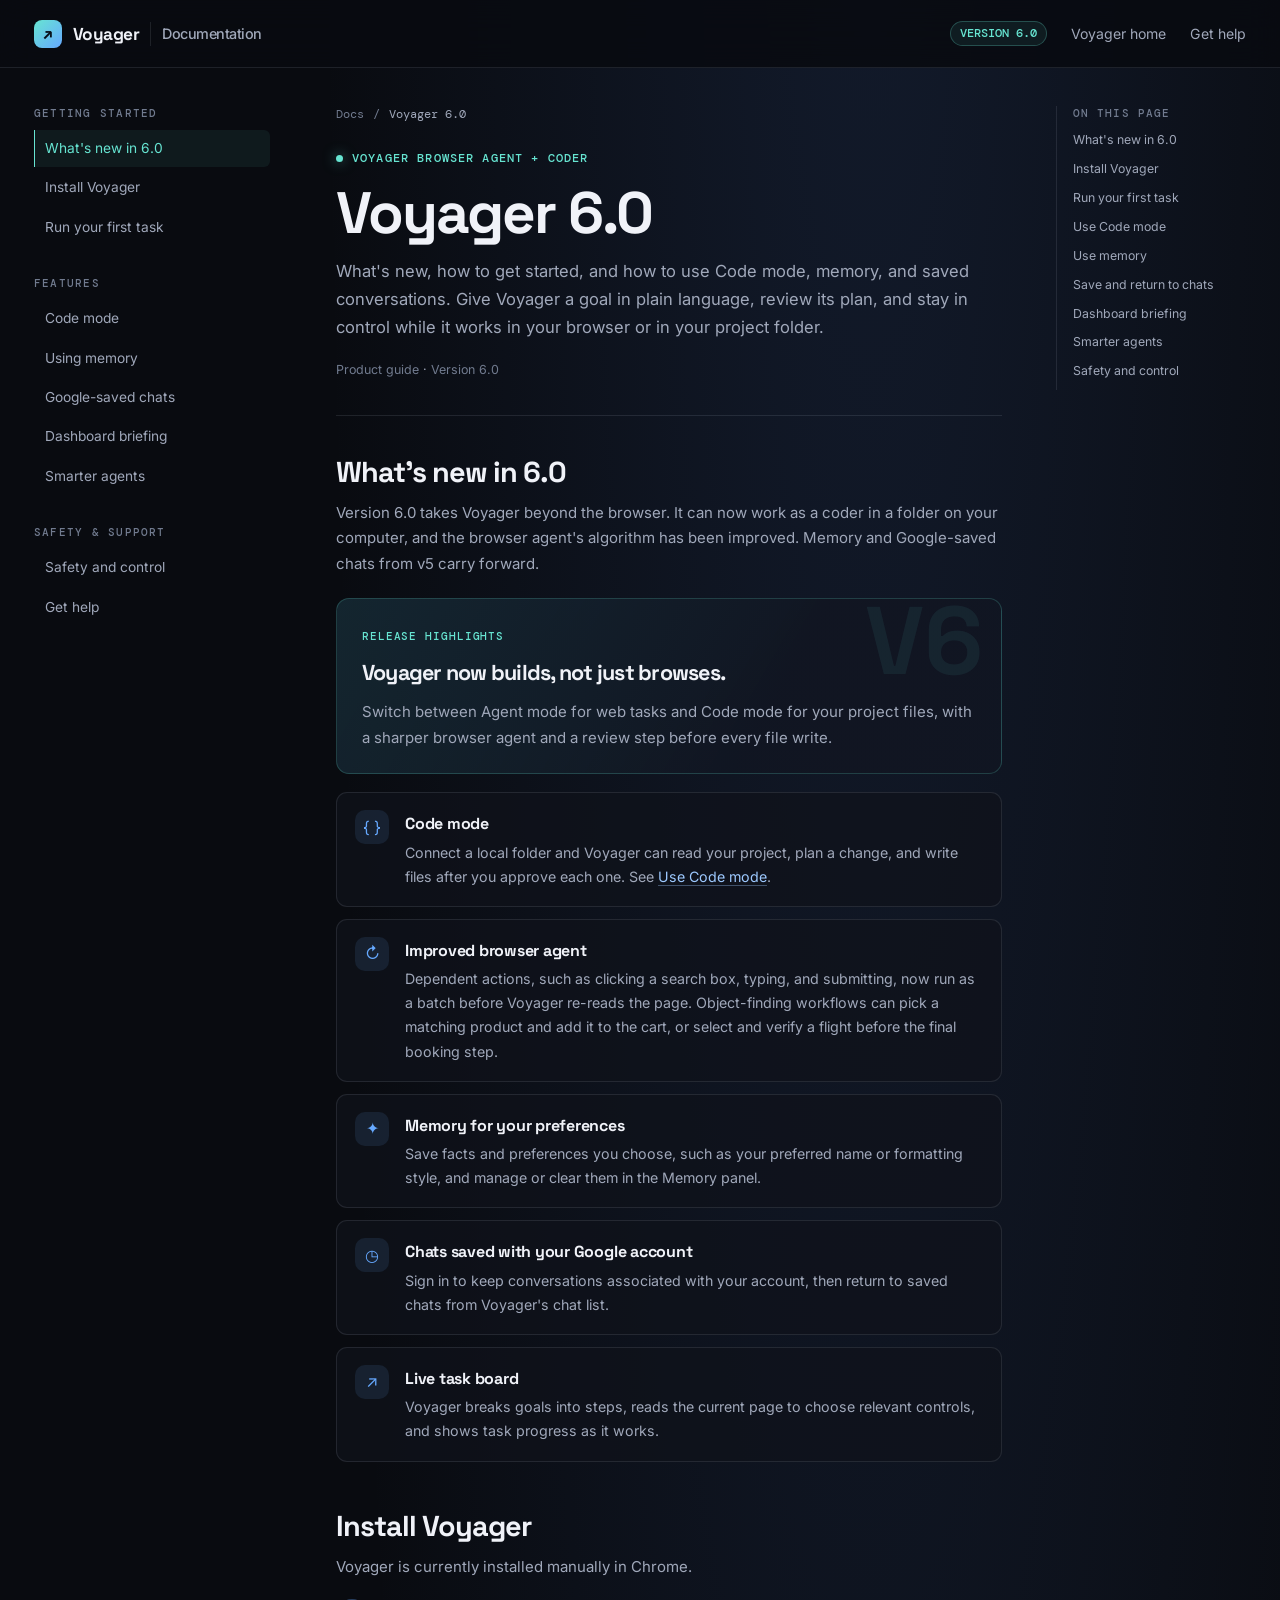
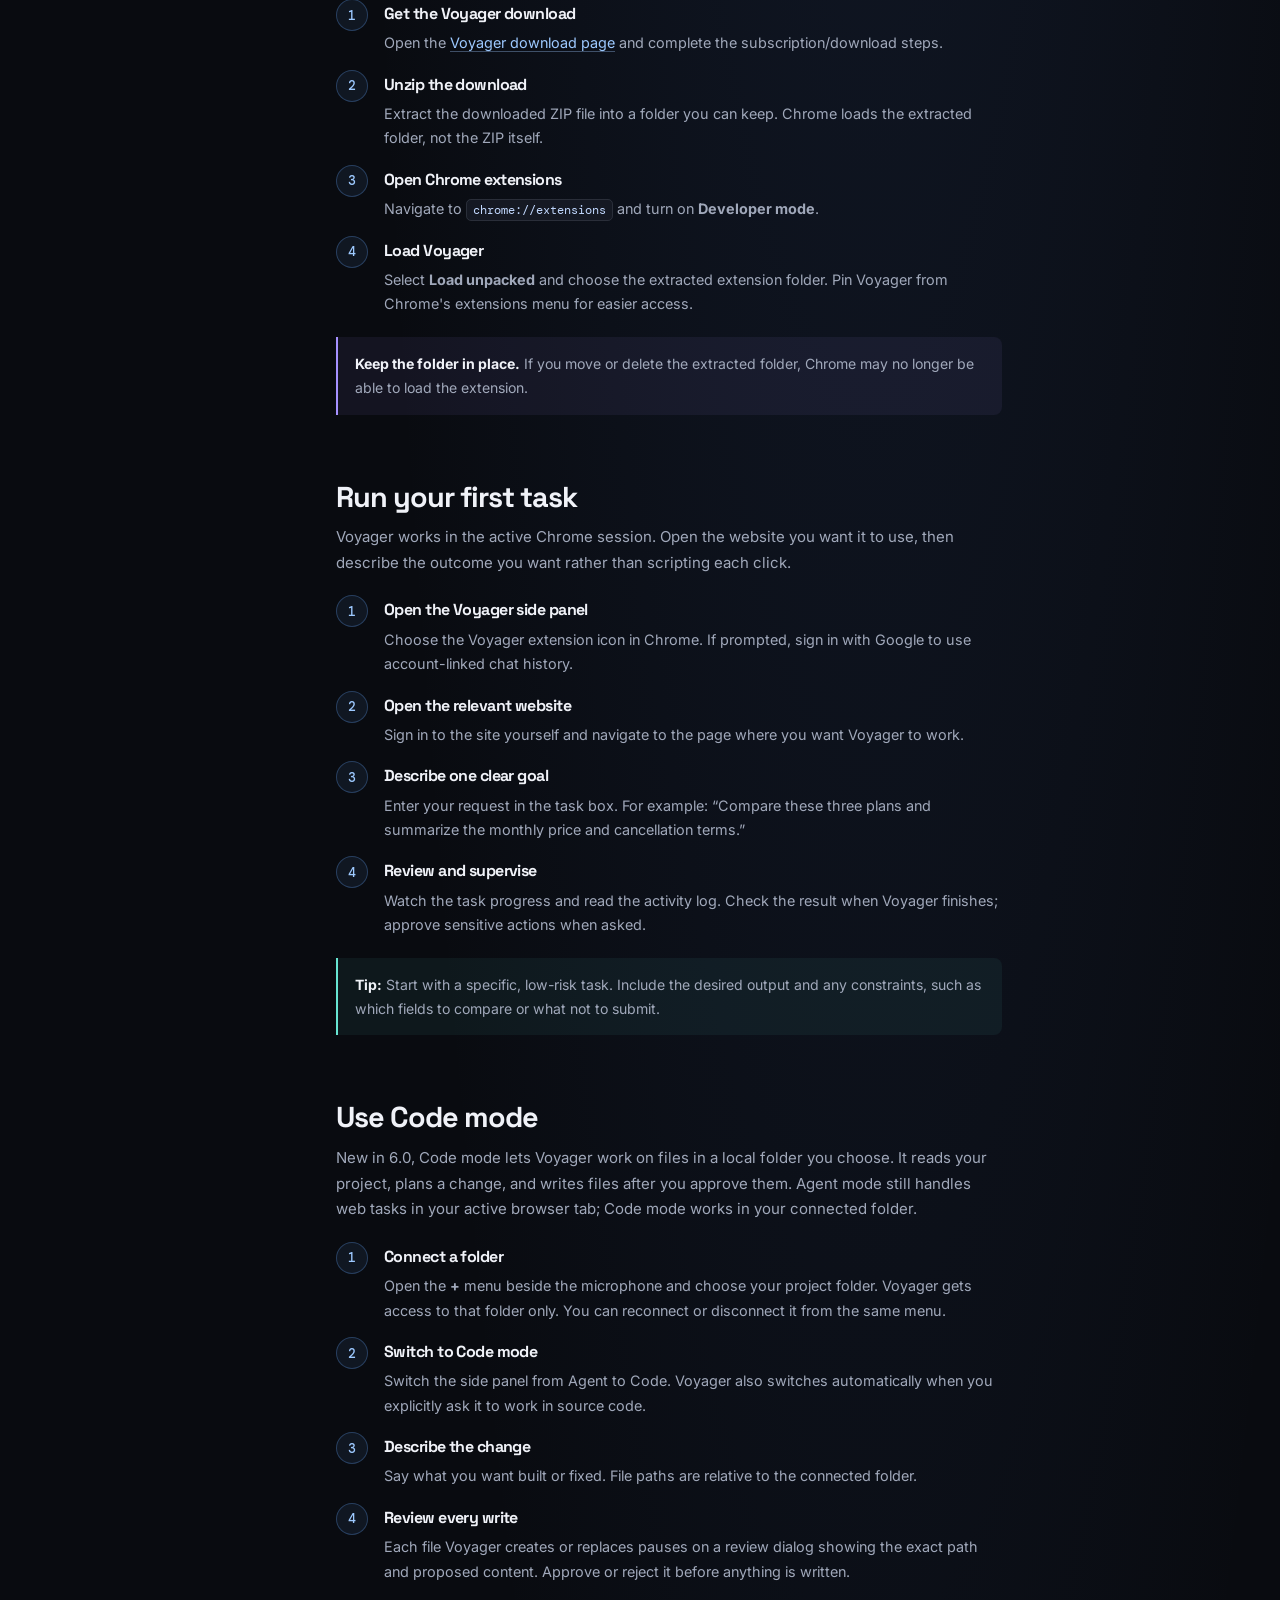
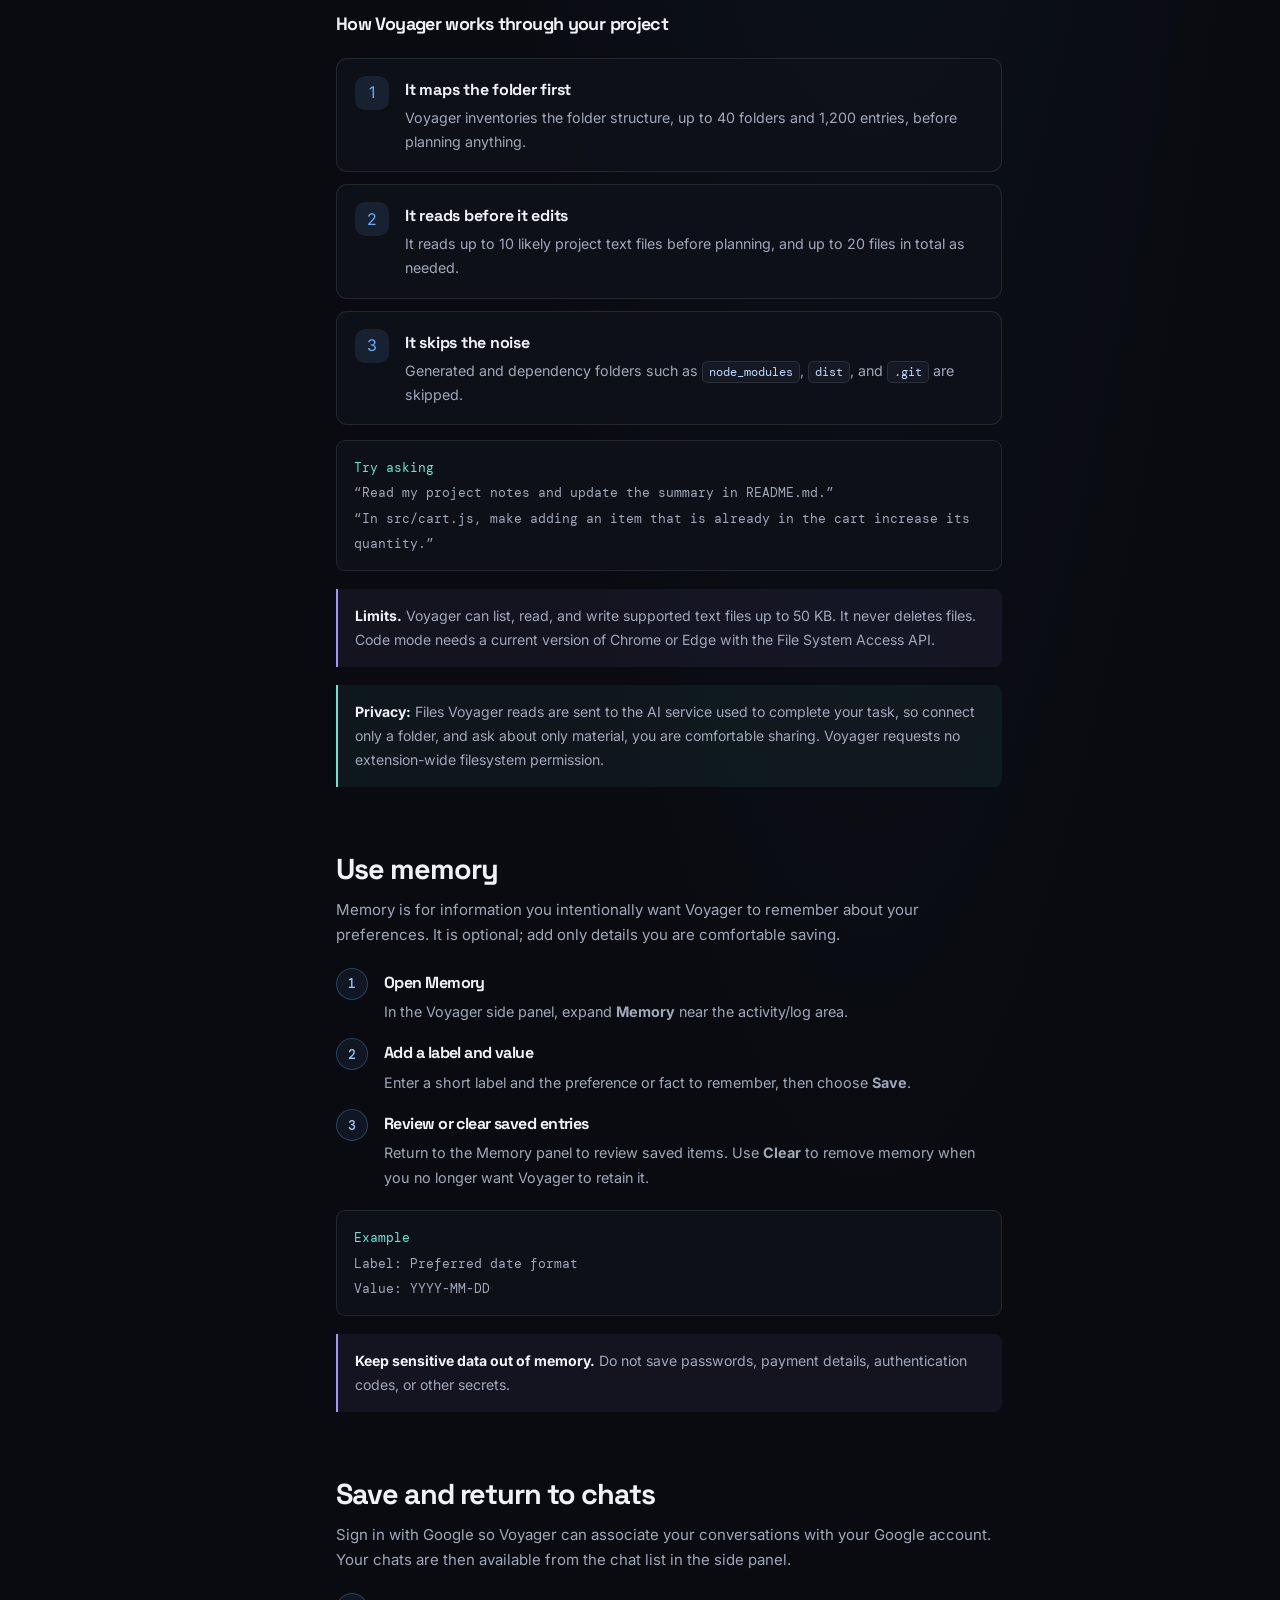
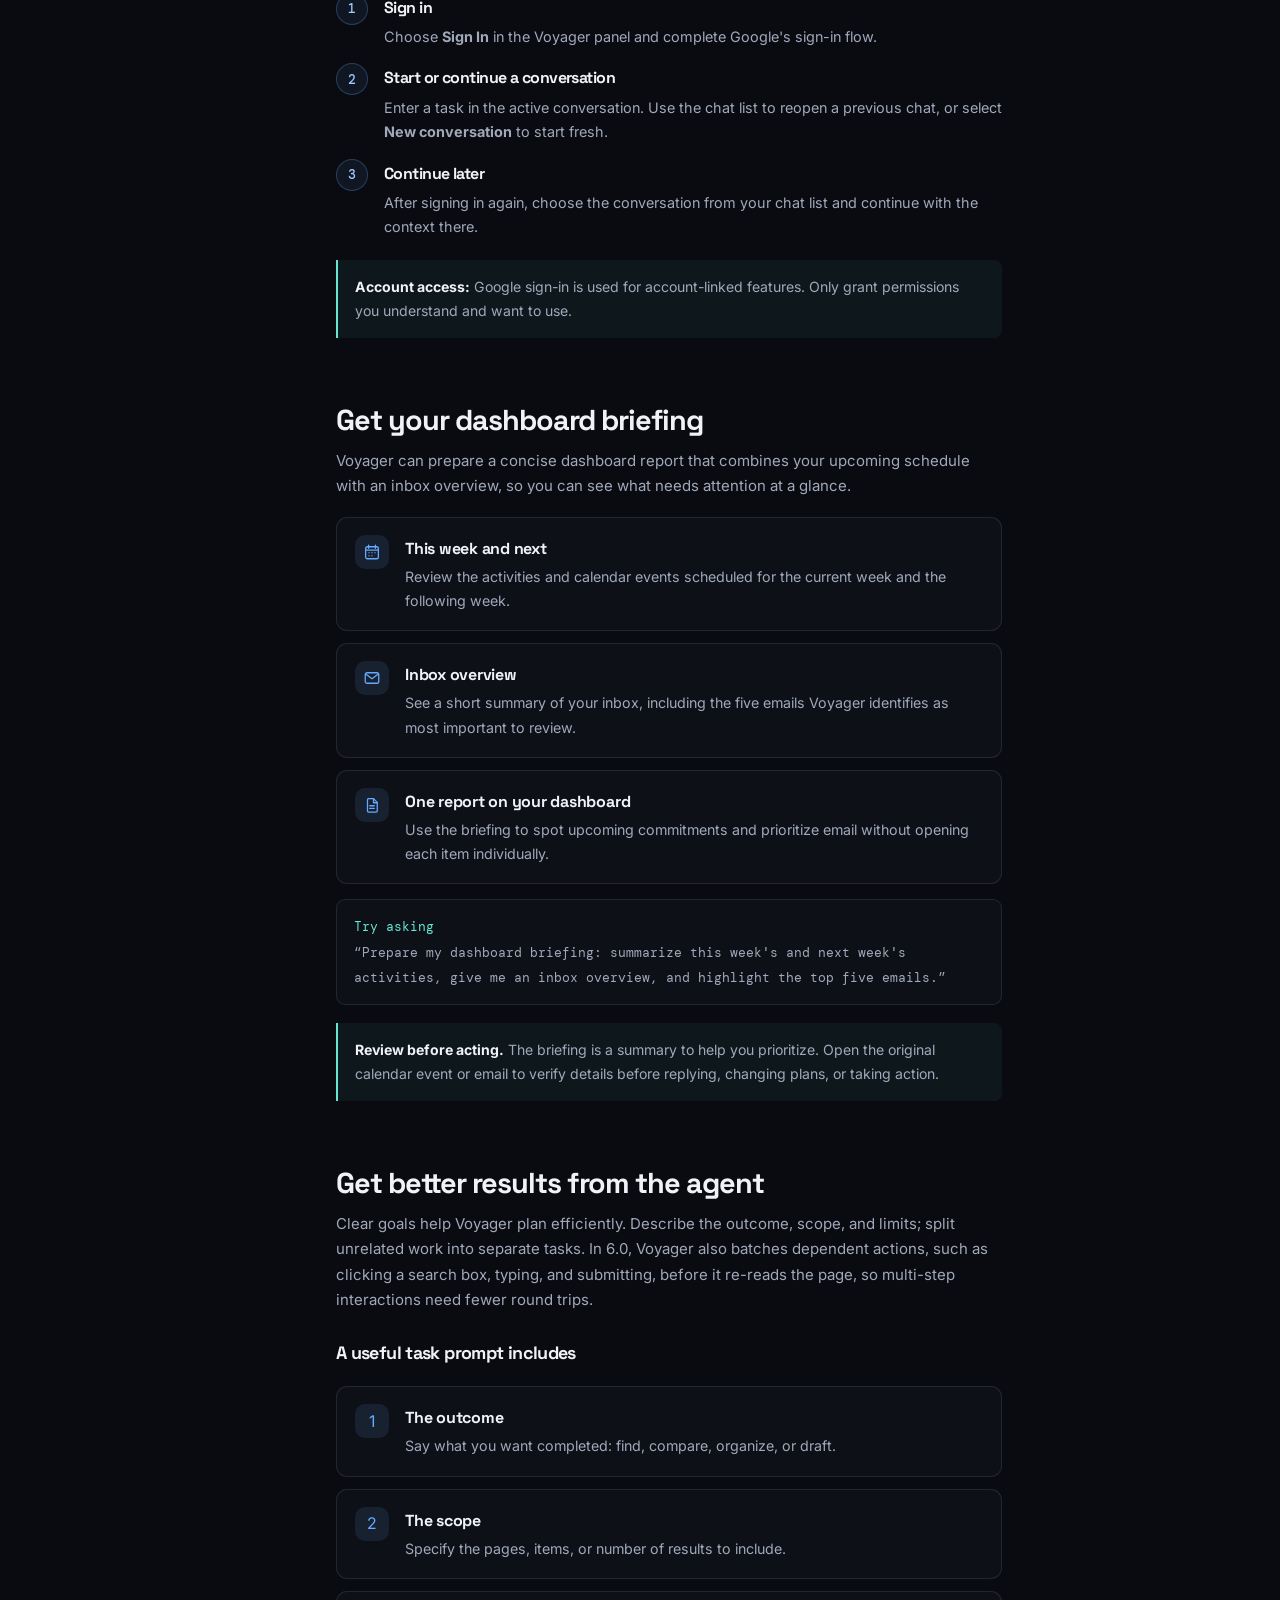
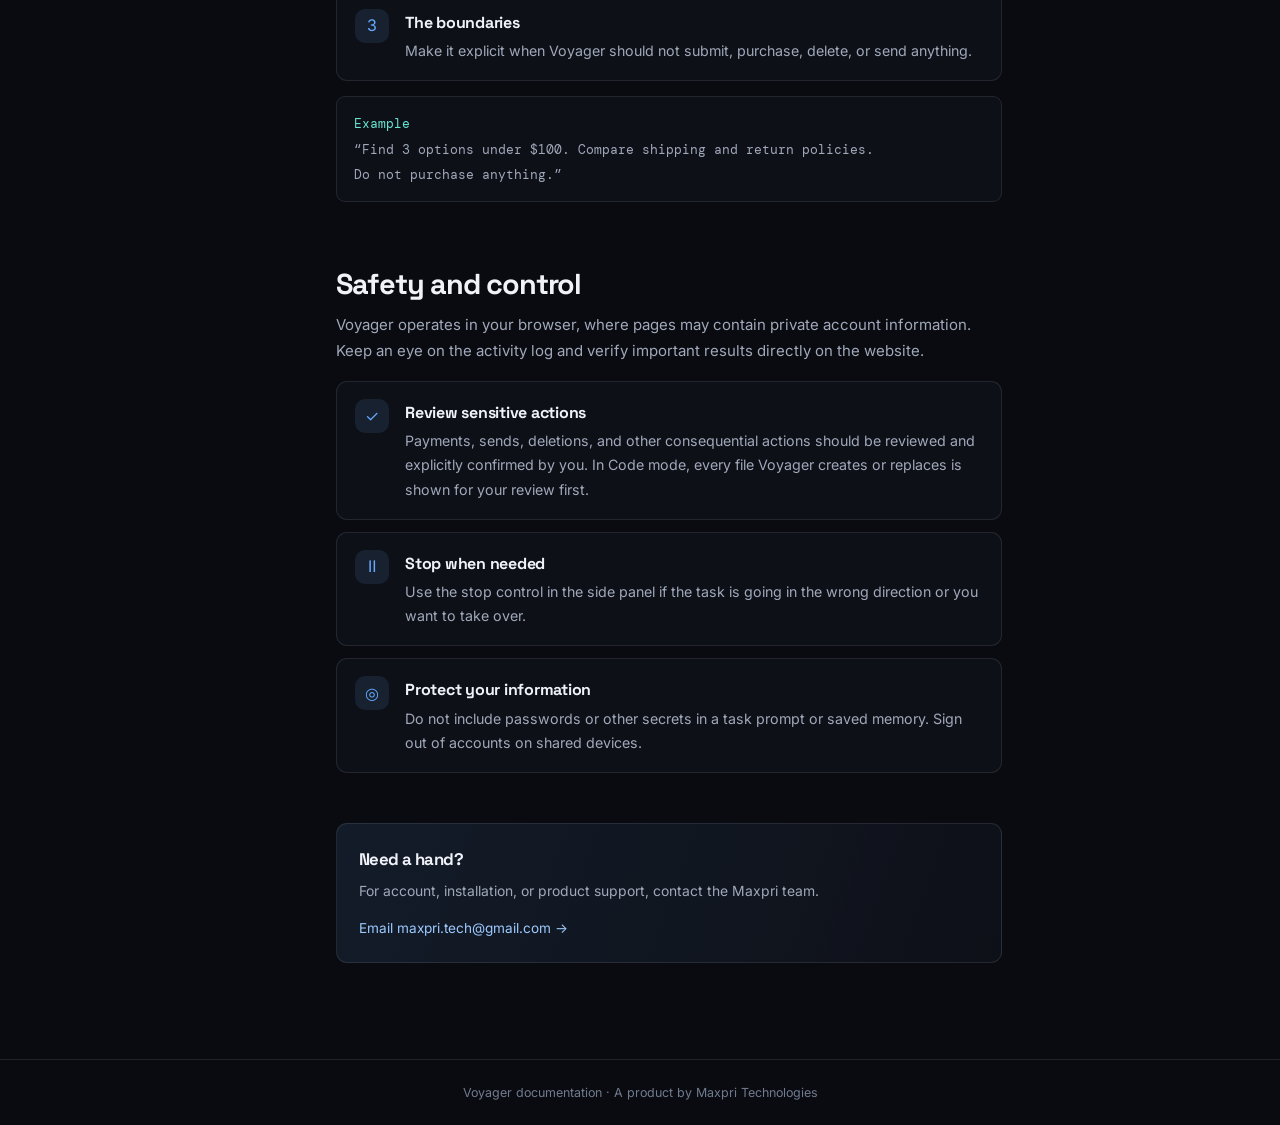
<file: MAXPRI-WEBSITE-main/voyager/docs/index.html>
<!DOCTYPE html>
<html lang="en">
<head>
  <meta charset="UTF-8" />
  <meta name="viewport" content="width=device-width, initial-scale=1.0" />
  <meta name="description" content="Voyager 6.0 documentation: Code mode, the improved browser agent, how to get started, use memory, and keep chats synced with your Google account." />
  <meta name="theme-color" content="#090b10" />
  <title>Voyager Docs — Version 6.0</title>
  <link rel="icon" type="image/png" href="/voyager/favicon.png" />
  <link rel="preconnect" href="https://fonts.googleapis.com" />
  <link rel="preconnect" href="https://fonts.gstatic.com" crossorigin />
  <link href="https://fonts.googleapis.com/css2?family=DM+Mono:wght@400;500&family=Inter:wght@400;500;600;700&family=Space+Grotesk:wght@500;600;700&display=swap" rel="stylesheet" />
  <style>
    :root {
      color-scheme: dark;
      --page: #090b10;
      --surface: #10131b;
      --surface-raised: #151923;
      --line: rgba(220, 229, 255, 0.1);
      --text: #f0f2f8;
      --muted: #a0a8ba;
      --subtle: #717b8f;
      --blue: #66a9ff;
      --cyan: #67e5d2;
      --violet: #a591ff;
      --font-display: "Space Grotesk", sans-serif;
      --font-body: Inter, "Segoe UI", sans-serif;
      --font-mono: "DM Mono", monospace;
    }

    * { box-sizing: border-box; }
    html { scroll-behavior: smooth; scroll-padding-top: 90px; }
    body {
      margin: 0;
      background:
        radial-gradient(ellipse at 68% -10%, rgba(70, 113, 196, 0.16), transparent 45%),
        var(--page);
      color: var(--text);
      font: 15px/1.7 var(--font-body);
    }
    a { color: inherit; text-decoration: none; }
    button { font: inherit; }

    .topbar {
      position: sticky;
      top: 0;
      z-index: 5;
      height: 68px;
      border-bottom: 1px solid var(--line);
      background: rgba(9, 11, 16, 0.88);
      backdrop-filter: blur(16px);
    }
    .topbar-inner {
      width: min(1440px, 100%);
      height: 100%;
      margin: 0 auto;
      padding: 0 34px;
      display: flex;
      align-items: center;
      justify-content: space-between;
      gap: 28px;
    }
    .brand {
      display: inline-flex;
      align-items: center;
      gap: 11px;
      font: 700 1.08rem var(--font-display);
      letter-spacing: -0.03em;
      white-space: nowrap;
    }
    .brand-mark {
      width: 28px;
      height: 28px;
      border-radius: 8px;
      display: grid;
      place-items: center;
      color: #081019;
      background: linear-gradient(135deg, var(--cyan), var(--blue));
      font-size: 16px;
    }
    .brand-divider { width: 1px; height: 24px; background: var(--line); }
    .brand-docs { color: var(--muted); font: 500 0.9rem var(--font-body); }
    .top-links { display: flex; align-items: center; gap: 24px; color: var(--muted); font-size: 0.88rem; }
    .top-links a:hover, .sidebar a:hover { color: var(--text); }
    .version-pill {
      padding: 4px 9px;
      border: 1px solid rgba(103, 229, 210, 0.25);
      border-radius: 999px;
      background: rgba(103, 229, 210, 0.08);
      color: var(--cyan);
      font: 500 0.72rem var(--font-mono);
    }

    .layout {
      width: min(1440px, 100%);
      margin: 0 auto;
      display: grid;
      grid-template-columns: 248px minmax(0, 790px) 190px;
      gap: 54px;
      padding: 38px 34px 96px;
    }
    .sidebar {
      position: sticky;
      top: 100px;
      align-self: start;
      max-height: calc(100vh - 120px);
      overflow-y: auto;
      padding-right: 12px;
      scrollbar-width: thin;
      scrollbar-color: #303746 transparent;
    }
    .sidebar-group { margin-bottom: 30px; }
    .sidebar-title {
      margin: 0 0 10px;
      color: var(--subtle);
      font: 500 0.7rem var(--font-mono);
      letter-spacing: 0.11em;
      text-transform: uppercase;
    }
    .sidebar a {
      display: block;
      margin: 2px 0;
      padding: 7px 10px;
      border-left: 1px solid transparent;
      border-radius: 0 6px 6px 0;
      color: var(--muted);
      font-size: 0.86rem;
      transition: color .15s ease, background .15s ease;
    }
    .sidebar a.active {
      border-left-color: var(--cyan);
      background: rgba(103, 229, 210, 0.07);
      color: var(--cyan);
    }
    .sidebar .small-note {
      margin: 8px 0 0 10px;
      color: var(--subtle);
      font-size: 0.76rem;
    }

    main { min-width: 0; }
    .crumbs {
      display: flex;
      align-items: center;
      gap: 9px;
      color: var(--subtle);
      font: 0.76rem var(--font-mono);
    }
    .crumbs span:last-child { color: var(--muted); }
    .intro { padding: 22px 0 34px; border-bottom: 1px solid var(--line); }
    .eyebrow {
      display: inline-flex;
      align-items: center;
      gap: 9px;
      color: var(--cyan);
      font: 500 0.72rem var(--font-mono);
      letter-spacing: 0.1em;
      text-transform: uppercase;
    }
    .eyebrow::before {
      content: "";
      width: 7px;
      height: 7px;
      border-radius: 50%;
      background: currentColor;
      box-shadow: 0 0 13px rgba(103, 229, 210, .6);
    }
    h1, h2, h3 { font-family: var(--font-display); letter-spacing: -0.035em; }
    h1 { margin: 12px 0 12px; font-size: clamp(2.45rem, 6vw, 3.65rem); line-height: 1.08; }
    .intro > p { max-width: 710px; margin: 0; color: var(--muted); font-size: 1.04rem; }
    .updated { margin-top: 18px; color: var(--subtle); font-size: 0.78rem; }
    .updated span { color: var(--muted); }

    .doc-section { padding: 38px 0 8px; scroll-margin-top: 90px; }
    .doc-section h2 { margin: 0 0 10px; font-size: 1.8rem; line-height: 1.25; }
    .doc-section > p { margin: 0 0 18px; color: var(--muted); }
    .doc-section h3 { margin: 25px 0 8px; font-size: 1.12rem; }
    .doc-section p + p { margin-top: 12px; }

    .release-card {
      position: relative;
      overflow: hidden;
      margin-top: 22px;
      padding: 23px 25px;
      border: 1px solid rgba(103, 229, 210, 0.2);
      border-radius: 13px;
      background: linear-gradient(120deg, rgba(25, 49, 61, 0.7), rgba(17, 22, 34, 0.88) 65%);
    }
    .release-card::after {
      content: "V6";
      position: absolute;
      right: 18px;
      top: -19px;
      color: rgba(103, 229, 210, .075);
      font: 700 6rem var(--font-display);
      pointer-events: none;
    }
    .release-label { color: var(--cyan); font: 500 0.7rem var(--font-mono); letter-spacing: .08em; text-transform: uppercase; }
    .release-card h3 { position: relative; margin: 7px 0 8px; font-size: 1.35rem; }
    .release-card p { position: relative; max-width: 660px; margin: 0; color: var(--muted); }
    .change-list { display: grid; gap: 12px; margin-top: 18px; }
    .change-item {
      display: grid;
      grid-template-columns: 36px 1fr;
      gap: 14px;
      align-items: start;
      padding: 17px 18px;
      border: 1px solid var(--line);
      border-radius: 11px;
      background: rgba(16, 19, 27, .72);
    }
    .change-icon {
      width: 34px;
      height: 34px;
      display: grid;
      place-items: center;
      border-radius: 10px;
      background: rgba(102, 169, 255, .11);
      color: var(--blue);
      font-size: 1rem;
    }
    .change-icon svg {
      width: 18px;
      height: 18px;
      fill: none;
      stroke: currentColor;
      stroke-linecap: round;
      stroke-linejoin: round;
      stroke-width: 1.7;
    }
    .change-item h3 { margin: 0 0 3px; font-size: 1rem; letter-spacing: -.015em; }
    .change-item p { margin: 0; color: var(--muted); font-size: .89rem; }

    .steps { counter-reset: step; display: grid; gap: 14px; margin: 20px 0; }
    .step {
      counter-increment: step;
      display: grid;
      grid-template-columns: 34px 1fr;
      gap: 14px;
      align-items: start;
    }
    .step::before {
      content: counter(step);
      width: 30px;
      height: 30px;
      display: grid;
      place-items: center;
      border: 1px solid rgba(102, 169, 255, .28);
      border-radius: 50%;
      background: rgba(102, 169, 255, .08);
      color: #9dc9ff;
      font: 500 .8rem var(--font-mono);
    }
    .step h3 { margin: 1px 0 4px; font-size: 1rem; }
    .step p { margin: 0; color: var(--muted); font-size: .9rem; }

    .callout {
      margin: 18px 0;
      padding: 15px 17px;
      border-left: 2px solid var(--violet);
      border-radius: 0 8px 8px 0;
      background: rgba(165, 145, 255, .07);
      color: var(--muted);
      font-size: .88rem;
    }
    .callout strong { color: var(--text); }
    .callout.safe { border-left-color: var(--cyan); background: rgba(103, 229, 210, .06); }
    .inline-link { color: #9dc9ff; text-decoration: underline; text-decoration-color: rgba(157, 201, 255, .35); text-underline-offset: 3px; }
    .inline-link:hover { color: white; }
    code, kbd {
      padding: 2px 6px;
      border: 1px solid var(--line);
      border-radius: 5px;
      background: var(--surface-raised);
      color: #c2d9ff;
      font: .83em var(--font-mono);
    }
    .memory-example {
      margin: 15px 0 18px;
      padding: 14px 17px;
      border: 1px solid var(--line);
      border-radius: 9px;
      background: #0d1017;
      color: var(--muted);
      font: .83rem/1.9 var(--font-mono);
    }
    .memory-example span { color: var(--cyan); }

    .right-rail {
      position: sticky;
      top: 100px;
      align-self: start;
      padding-left: 16px;
      border-left: 1px solid var(--line);
    }
    .right-rail strong {
      display: block;
      margin-bottom: 10px;
      color: var(--subtle);
      font: 500 .68rem var(--font-mono);
      letter-spacing: .1em;
      text-transform: uppercase;
    }
    .right-rail a { display: block; margin: 8px 0; color: var(--muted); font-size: .77rem; }
    .right-rail a:hover { color: var(--text); }

    .help-box {
      margin-top: 42px;
      padding: 21px 22px;
      border: 1px solid var(--line);
      border-radius: 11px;
      background: linear-gradient(110deg, rgba(25, 36, 54, .68), rgba(16, 19, 27, .75));
    }
    .help-box h2 { margin: 0 0 6px; font-size: 1.05rem; }
    .help-box p { margin: 0 0 12px; color: var(--muted); font-size: .87rem; }
    .help-box a { color: #9dc9ff; font-size: .85rem; }
    footer {
      border-top: 1px solid var(--line);
      padding: 22px 34px;
      color: var(--subtle);
      text-align: center;
      font-size: .78rem;
    }

    @media (max-width: 1214px) {
      .layout { grid-template-columns: 210px minmax(0, 790px); gap: 38px; }
      .right-rail { display: none; }
    }
    @media (max-width: 760px) {
      .topbar { height: auto; min-height: 62px; }
      .topbar-inner { min-height: 62px; padding: 12px 18px; gap: 8px; }
      .brand-docs { display: none; }
      .top-links { gap: 8px; font-size: .76rem; }
      .top-links a:first-child { display: none; }
      .layout { display: block; padding: 26px 20px 70px; }
      .sidebar { position: static; max-height: none; display: flex; gap: 8px; overflow: auto; margin: 0 -20px 25px; padding: 0 20px 8px; }
      .sidebar-group { display: contents; }
      .sidebar-title, .sidebar .small-note { display: none; }
      .sidebar a { flex: 0 0 auto; margin: 0; padding: 7px 10px; border: 1px solid var(--line); border-radius: 999px; font-size: .77rem; }
      .sidebar a.active { border-color: rgba(103, 229, 210, .3); }
      .intro { padding-top: 18px; }
      .doc-section { padding-top: 30px; }
      footer { padding: 20px; }
    }
    @media (prefers-reduced-motion: reduce) {
      html { scroll-behavior: auto; }
      *, *::before, *::after { transition-duration: .01ms !important; }
    }
  </style>
</head>
<body>
  <header class="topbar">
    <div class="topbar-inner">
      <a class="brand" href="../" aria-label="Voyager home">
        <span class="brand-mark" aria-hidden="true">↗</span>
        <span>Voyager</span>
        <span class="brand-divider" aria-hidden="true"></span>
        <span class="brand-docs">Documentation</span>
      </a>
      <nav class="top-links" aria-label="Top navigation">
        <span class="version-pill">VERSION 6.0</span>
        <a href="../">Voyager home</a>
        <a href="mailto:maxpri.tech@gmail.com">Get help</a>
      </nav>
    </div>
  </header>

  <div class="layout">
    <aside class="sidebar" aria-label="Documentation navigation">
      <div class="sidebar-group">
        <p class="sidebar-title">Getting started</p>
        <a class="active" href="#whats-new">What's new in 6.0</a>
        <a href="#install">Install Voyager</a>
        <a href="#first-task">Run your first task</a>
      </div>
      <div class="sidebar-group">
        <p class="sidebar-title">Features</p>
        <a href="#code-mode">Code mode</a>
        <a href="#memory">Using memory</a>
        <a href="#saved-chats">Google-saved chats</a>
        <a href="#dashboard-briefing">Dashboard briefing</a>
        <a href="#smarter-agents">Smarter agents</a>
      </div>
      <div class="sidebar-group">
        <p class="sidebar-title">Safety & support</p>
        <a href="#safety">Safety and control</a>
        <a href="#help">Get help</a>
      </div>
    </aside>

    <main>
      <div class="crumbs"><span>Docs</span><span>/</span><span>Voyager 6.0</span></div>
      <header class="intro">
        <span class="eyebrow">Voyager Browser Agent + Coder</span>
        <h1>Voyager 6.0</h1>
        <p>What's new, how to get started, and how to use Code mode, memory, and saved conversations. Give Voyager a goal in plain language, review its plan, and stay in control while it works in your browser or in your project folder.</p>
        <div class="updated">Product guide <span>·</span> Version 6.0</div>
      </header>

      <section class="doc-section" id="whats-new">
        <h2>What's new in 6.0</h2>
        <p>Version 6.0 takes Voyager beyond the browser. It can now work as a coder in a folder on your computer, and the browser agent's algorithm has been improved. Memory and Google-saved chats from v5 carry forward.</p>
        <div class="release-card">
          <span class="release-label">Release highlights</span>
          <h3>Voyager now builds, not just browses.</h3>
          <p>Switch between Agent mode for web tasks and Code mode for your project files, with a sharper browser agent and a review step before every file write.</p>
        </div>
        <div class="change-list">
          <article class="change-item">
            <div class="change-icon" aria-hidden="true">{ }</div>
            <div><h3>Code mode</h3><p>Connect a local folder and Voyager can read your project, plan a change, and write files after you approve each one. See <a class="inline-link" href="#code-mode">Use Code mode</a>.</p></div>
          </article>
          <article class="change-item">
            <div class="change-icon" aria-hidden="true">↻</div>
            <div><h3>Improved browser agent</h3><p>Dependent actions, such as clicking a search box, typing, and submitting, now run as a batch before Voyager re-reads the page. Object-finding workflows can pick a matching product and add it to the cart, or select and verify a flight before the final booking step.</p></div>
          </article>
          <article class="change-item">
            <div class="change-icon" aria-hidden="true">✦</div>
            <div><h3>Memory for your preferences</h3><p>Save facts and preferences you choose, such as your preferred name or formatting style, and manage or clear them in the Memory panel.</p></div>
          </article>
          <article class="change-item">
            <div class="change-icon" aria-hidden="true">◷</div>
            <div><h3>Chats saved with your Google account</h3><p>Sign in to keep conversations associated with your account, then return to saved chats from Voyager's chat list.</p></div>
          </article>
          <article class="change-item">
            <div class="change-icon" aria-hidden="true">↗</div>
            <div><h3>Live task board</h3><p>Voyager breaks goals into steps, reads the current page to choose relevant controls, and shows task progress as it works.</p></div>
          </article>
        </div>
      </section>

      <section class="doc-section" id="install">
        <h2>Install Voyager</h2>
        <p>Voyager is currently installed manually in Chrome.</p>
        <div class="steps">
          <div class="step"><div><h3>Get the Voyager download</h3><p>Open the <a class="inline-link" href="/voyager/plans/">Voyager download page</a> and complete the subscription/download steps.</p></div></div>
          <div class="step"><div><h3>Unzip the download</h3><p>Extract the downloaded ZIP file into a folder you can keep. Chrome loads the extracted folder, not the ZIP itself.</p></div></div>
          <div class="step"><div><h3>Open Chrome extensions</h3><p>Navigate to <code>chrome://extensions</code> and turn on <strong>Developer mode</strong>.</p></div></div>
          <div class="step"><div><h3>Load Voyager</h3><p>Select <strong>Load unpacked</strong> and choose the extracted extension folder. Pin Voyager from Chrome's extensions menu for easier access.</p></div></div>
        </div>
        <div class="callout"><strong>Keep the folder in place.</strong> If you move or delete the extracted folder, Chrome may no longer be able to load the extension.</div>
      </section>

      <section class="doc-section" id="first-task">
        <h2>Run your first task</h2>
        <p>Voyager works in the active Chrome session. Open the website you want it to use, then describe the outcome you want rather than scripting each click.</p>
        <div class="steps">
          <div class="step"><div><h3>Open the Voyager side panel</h3><p>Choose the Voyager extension icon in Chrome. If prompted, sign in with Google to use account-linked chat history.</p></div></div>
          <div class="step"><div><h3>Open the relevant website</h3><p>Sign in to the site yourself and navigate to the page where you want Voyager to work.</p></div></div>
          <div class="step"><div><h3>Describe one clear goal</h3><p>Enter your request in the task box. For example: “Compare these three plans and summarize the monthly price and cancellation terms.”</p></div></div>
          <div class="step"><div><h3>Review and supervise</h3><p>Watch the task progress and read the activity log. Check the result when Voyager finishes; approve sensitive actions when asked.</p></div></div>
        </div>
        <div class="callout safe"><strong>Tip:</strong> Start with a specific, low-risk task. Include the desired output and any constraints, such as which fields to compare or what not to submit.</div>
      </section>

      <section class="doc-section" id="code-mode">
        <h2>Use Code mode</h2>
        <p>New in 6.0, Code mode lets Voyager work on files in a local folder you choose. It reads your project, plans a change, and writes files after you approve them. Agent mode still handles web tasks in your active browser tab; Code mode works in your connected folder.</p>
        <div class="steps">
          <div class="step"><div><h3>Connect a folder</h3><p>Open the <strong>+</strong> menu beside the microphone and choose your project folder. Voyager gets access to that folder only. You can reconnect or disconnect it from the same menu.</p></div></div>
          <div class="step"><div><h3>Switch to Code mode</h3><p>Switch the side panel from Agent to Code. Voyager also switches automatically when you explicitly ask it to work in source code.</p></div></div>
          <div class="step"><div><h3>Describe the change</h3><p>Say what you want built or fixed. File paths are relative to the connected folder.</p></div></div>
          <div class="step"><div><h3>Review every write</h3><p>Each file Voyager creates or replaces pauses on a review dialog showing the exact path and proposed content. Approve or reject it before anything is written.</p></div></div>
        </div>
        <h3>How Voyager works through your project</h3>
        <div class="change-list">
          <article class="change-item"><div class="change-icon" aria-hidden="true">1</div><div><h3>It maps the folder first</h3><p>Voyager inventories the folder structure, up to 40 folders and 1,200 entries, before planning anything.</p></div></article>
          <article class="change-item"><div class="change-icon" aria-hidden="true">2</div><div><h3>It reads before it edits</h3><p>It reads up to 10 likely project text files before planning, and up to 20 files in total as needed.</p></div></article>
          <article class="change-item"><div class="change-icon" aria-hidden="true">3</div><div><h3>It skips the noise</h3><p>Generated and dependency folders such as <code>node_modules</code>, <code>dist</code>, and <code>.git</code> are skipped.</p></div></article>
        </div>
        <div class="memory-example"><span>Try asking</span><br>“Read my project notes and update the summary in README.md.”<br>“In src/cart.js, make adding an item that is already in the cart increase its quantity.”</div>
        <div class="callout"><strong>Limits.</strong> Voyager can list, read, and write supported text files up to 50 KB. It never deletes files. Code mode needs a current version of Chrome or Edge with the File System Access API.</div>
        <div class="callout safe"><strong>Privacy:</strong> Files Voyager reads are sent to the AI service used to complete your task, so connect only a folder, and ask about only material, you are comfortable sharing. Voyager requests no extension-wide filesystem permission.</div>
      </section>

      <section class="doc-section" id="memory">
        <h2>Use memory</h2>
        <p>Memory is for information you intentionally want Voyager to remember about your preferences. It is optional; add only details you are comfortable saving.</p>
        <div class="steps">
          <div class="step"><div><h3>Open Memory</h3><p>In the Voyager side panel, expand <strong>Memory</strong> near the activity/log area.</p></div></div>
          <div class="step"><div><h3>Add a label and value</h3><p>Enter a short label and the preference or fact to remember, then choose <strong>Save</strong>.</p></div></div>
          <div class="step"><div><h3>Review or clear saved entries</h3><p>Return to the Memory panel to review saved items. Use <strong>Clear</strong> to remove memory when you no longer want Voyager to retain it.</p></div></div>
        </div>
        <div class="memory-example"><span>Example</span><br>Label: Preferred date format<br>Value: YYYY-MM-DD</div>
        <div class="callout"><strong>Keep sensitive data out of memory.</strong> Do not save passwords, payment details, authentication codes, or other secrets.</div>
      </section>

      <section class="doc-section" id="saved-chats">
        <h2>Save and return to chats</h2>
        <p>Sign in with Google so Voyager can associate your conversations with your Google account. Your chats are then available from the chat list in the side panel.</p>
        <div class="steps">
          <div class="step"><div><h3>Sign in</h3><p>Choose <strong>Sign In</strong> in the Voyager panel and complete Google's sign-in flow.</p></div></div>
          <div class="step"><div><h3>Start or continue a conversation</h3><p>Enter a task in the active conversation. Use the chat list to reopen a previous chat, or select <strong>New conversation</strong> to start fresh.</p></div></div>
          <div class="step"><div><h3>Continue later</h3><p>After signing in again, choose the conversation from your chat list and continue with the context there.</p></div></div>
        </div>
        <div class="callout safe"><strong>Account access:</strong> Google sign-in is used for account-linked features. Only grant permissions you understand and want to use.</div>
      </section>

      <section class="doc-section" id="dashboard-briefing">
        <h2>Get your dashboard briefing</h2>
        <p>Voyager can prepare a concise dashboard report that combines your upcoming schedule with an inbox overview, so you can see what needs attention at a glance.</p>
        <div class="change-list">
          <article class="change-item">
            <div class="change-icon" aria-hidden="true">
              <svg viewBox="0 0 24 24"><rect x="3.5" y="5" width="17" height="16" rx="2.5"></rect><path d="M7.5 3v4M16.5 3v4M3.5 9.5h17M8 13h.01M12 13h.01M16 13h.01M8 17h.01M12 17h.01"></path></svg>
            </div>
            <div><h3>This week and next</h3><p>Review the activities and calendar events scheduled for the current week and the following week.</p></div>
          </article>
          <article class="change-item">
            <div class="change-icon" aria-hidden="true">
              <svg viewBox="0 0 24 24"><rect x="3" y="5" width="18" height="14" rx="2.5"></rect><path d="m4 7 8 6 8-6"></path></svg>
            </div>
            <div><h3>Inbox overview</h3><p>See a short summary of your inbox, including the five emails Voyager identifies as most important to review.</p></div>
          </article>
          <article class="change-item">
            <div class="change-icon" aria-hidden="true">
              <svg viewBox="0 0 24 24"><path d="M7 3.5h7l5 5V20a1.5 1.5 0 0 1-1.5 1.5h-10A1.5 1.5 0 0 1 6 20V5a1.5 1.5 0 0 1 1-1.5Z"></path><path d="M14 3.5V9h5M9 13h6M9 16.5h6"></path></svg>
            </div>
            <div><h3>One report on your dashboard</h3><p>Use the briefing to spot upcoming commitments and prioritize email without opening each item individually.</p></div>
          </article>
        </div>
        <div class="memory-example"><span>Try asking</span><br>“Prepare my dashboard briefing: summarize this week's and next week's activities, give me an inbox overview, and highlight the top five emails.”</div>
        <div class="callout safe"><strong>Review before acting.</strong> The briefing is a summary to help you prioritize. Open the original calendar event or email to verify details before replying, changing plans, or taking action.</div>
      </section>

      <section class="doc-section" id="smarter-agents">
        <h2>Get better results from the agent</h2>
        <p>Clear goals help Voyager plan efficiently. Describe the outcome, scope, and limits; split unrelated work into separate tasks. In 6.0, Voyager also batches dependent actions, such as clicking a search box, typing, and submitting, before it re-reads the page, so multi-step interactions need fewer round trips.</p>
        <h3>A useful task prompt includes</h3>
        <div class="change-list">
          <article class="change-item"><div class="change-icon" aria-hidden="true">1</div><div><h3>The outcome</h3><p>Say what you want completed: find, compare, organize, or draft.</p></div></article>
          <article class="change-item"><div class="change-icon" aria-hidden="true">2</div><div><h3>The scope</h3><p>Specify the pages, items, or number of results to include.</p></div></article>
          <article class="change-item"><div class="change-icon" aria-hidden="true">3</div><div><h3>The boundaries</h3><p>Make it explicit when Voyager should not submit, purchase, delete, or send anything.</p></div></article>
        </div>
        <div class="memory-example"><span>Example</span><br>“Find 3 options under $100. Compare shipping and return policies.<br>Do not purchase anything.”</div>
      </section>

      <section class="doc-section" id="safety">
        <h2>Safety and control</h2>
        <p>Voyager operates in your browser, where pages may contain private account information. Keep an eye on the activity log and verify important results directly on the website.</p>
        <div class="change-list">
          <article class="change-item"><div class="change-icon" aria-hidden="true">✓</div><div><h3>Review sensitive actions</h3><p>Payments, sends, deletions, and other consequential actions should be reviewed and explicitly confirmed by you. In Code mode, every file Voyager creates or replaces is shown for your review first.</p></div></article>
          <article class="change-item"><div class="change-icon" aria-hidden="true">Ⅱ</div><div><h3>Stop when needed</h3><p>Use the stop control in the side panel if the task is going in the wrong direction or you want to take over.</p></div></article>
          <article class="change-item"><div class="change-icon" aria-hidden="true">◎</div><div><h3>Protect your information</h3><p>Do not include passwords or other secrets in a task prompt or saved memory. Sign out of accounts on shared devices.</p></div></article>
        </div>
      </section>

      <section class="help-box" id="help">
        <h2>Need a hand?</h2>
        <p>For account, installation, or product support, contact the Maxpri team.</p>
        <a href="mailto:maxpri.tech@gmail.com">Email maxpri.tech@gmail.com →</a>
      </section>
    </main>

    <aside class="right-rail" aria-label="On this page">
      <strong>On this page</strong>
      <a href="#whats-new">What's new in 6.0</a>
      <a href="#install">Install Voyager</a>
      <a href="#first-task">Run your first task</a>
      <a href="#code-mode">Use Code mode</a>
      <a href="#memory">Use memory</a>
      <a href="#saved-chats">Save and return to chats</a>
      <a href="#dashboard-briefing">Dashboard briefing</a>
      <a href="#smarter-agents">Smarter agents</a>
      <a href="#safety">Safety and control</a>
    </aside>
  </div>

  <footer>Voyager documentation · A product by Maxpri Technologies</footer>
</body>
</html>
</file>
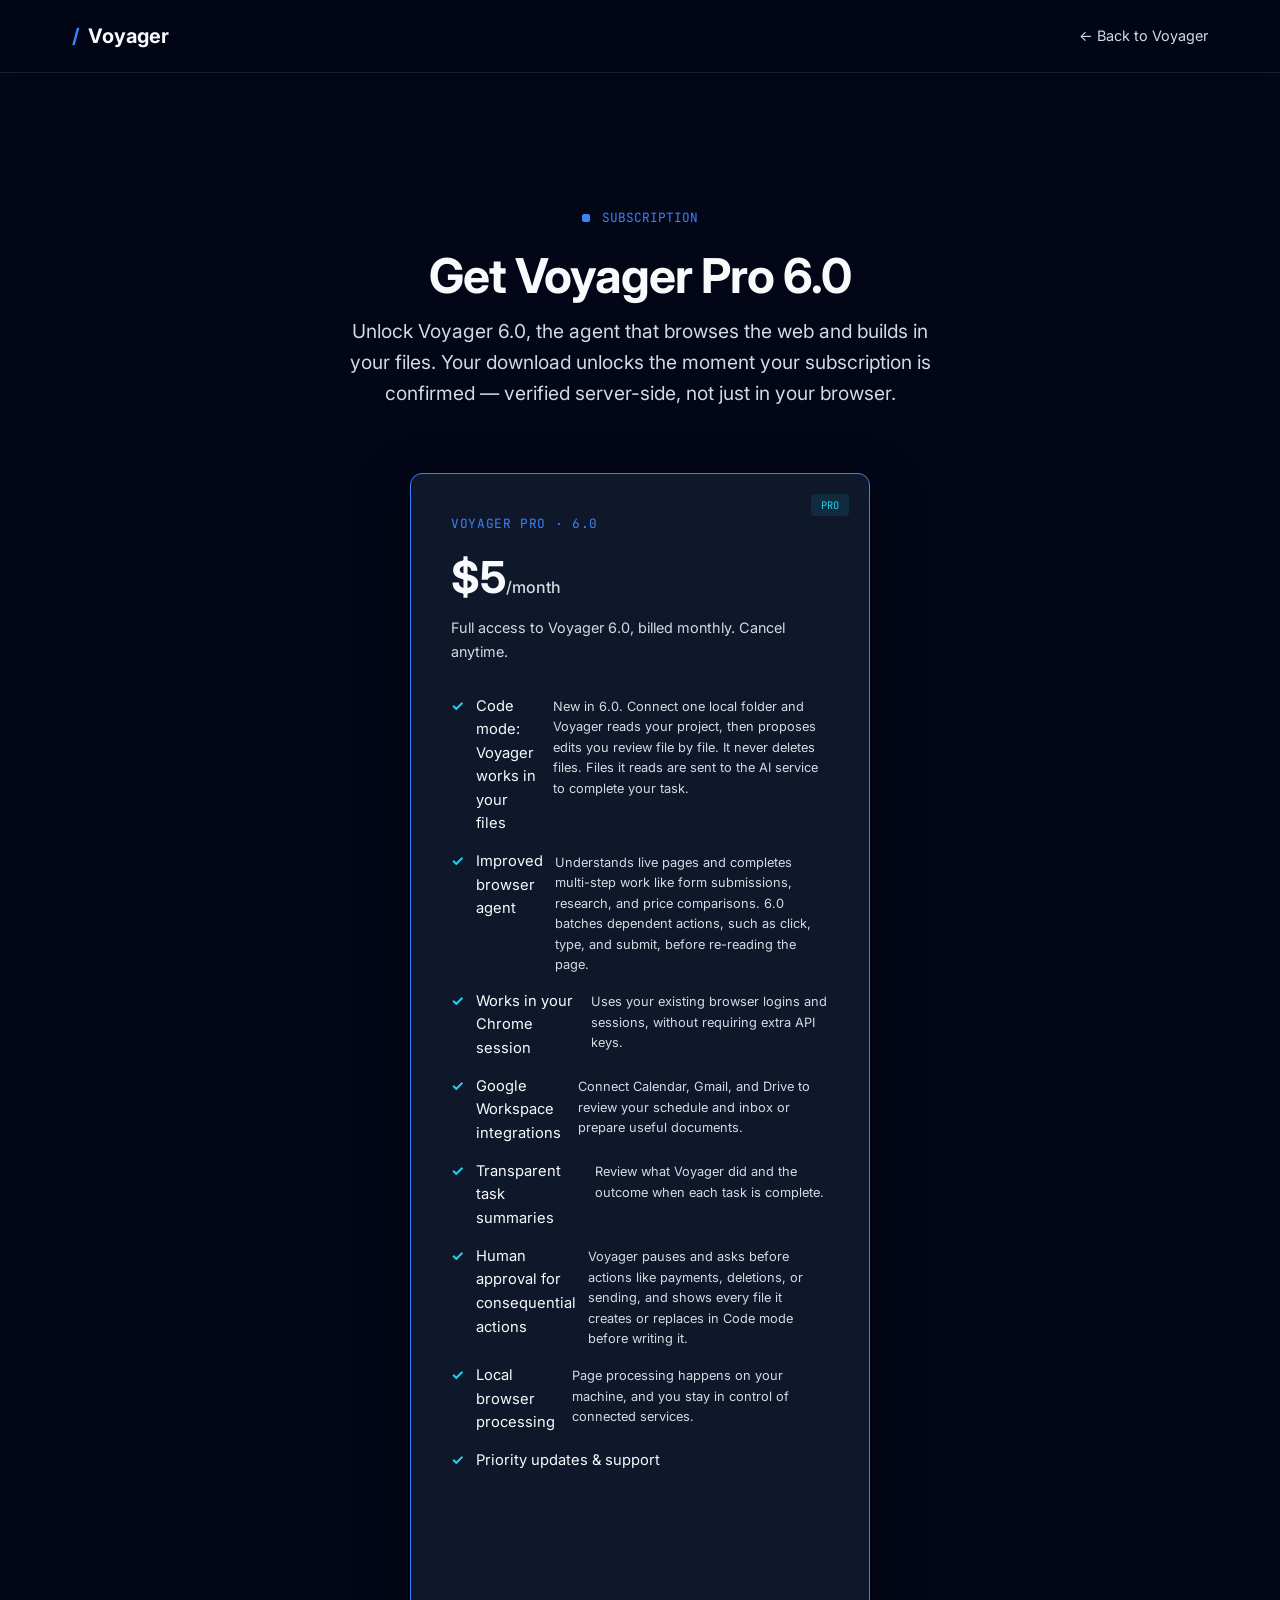
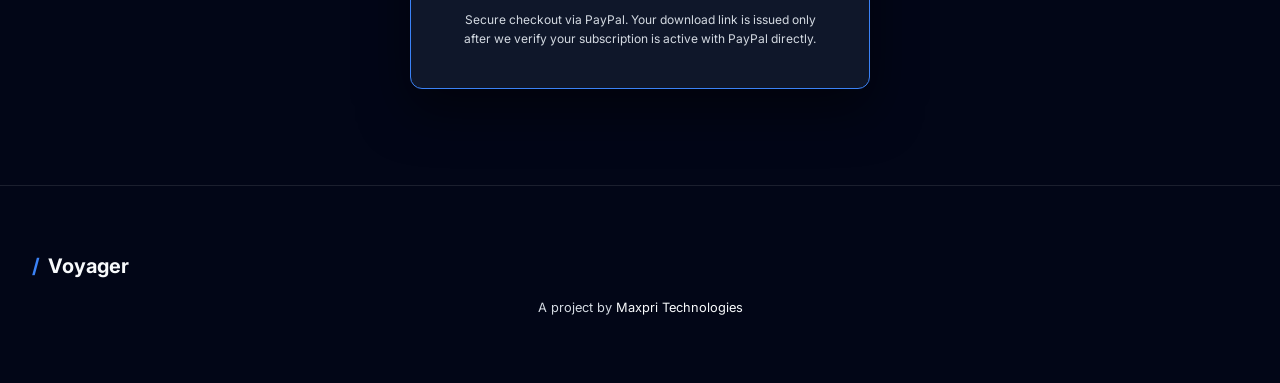
<file: MAXPRI-WEBSITE-main/voyager/plans/index.html>
<!DOCTYPE html>
<html lang="en">
<head>
<meta charset="UTF-8">
<meta name="viewport" content="width=device-width, initial-scale=1.0">
<title>Voyager Pro 6.0 — Plans</title>
<meta name="description" content="Subscribe to Voyager Pro 6.0, the agent by Maxpri Technologies that browses the web and builds in your project files.">
<link rel="preconnect" href="https://fonts.googleapis.com">
<link rel="shortcut icon" href="/voyager/favicon.png" type="image/png">
<link rel="preconnect" href="https://fonts.gstatic.com" crossorigin>
<link href="https://fonts.googleapis.com/css2?family=Inter:wght@400;500;600;700&family=JetBrains+Mono:wght@400;500&display=swap" rel="stylesheet">
<link rel="stylesheet" href="../style.css">
<style>
  /* ---- Plans-page-only styles (kept local so the shared stylesheet stays untouched) ---- */
  main.plans-main { max-width: 1200px; margin: 0 auto; padding: 10rem 2rem 6rem; }
  .plans-back { font-size: 0.85rem; color: var(--text-secondary); text-decoration: none; }
  .plans-back:hover { color: var(--text-primary); }
  .plans-header { text-align: center; max-width: 640px; margin: 3rem auto 4rem; }
  .plans-header h1 { margin-bottom: 1rem; font-size: clamp(2rem, 5vw, 3rem); }

  .plan-card {
    max-width: 460px; margin: 0 auto; background: var(--bg-slate);
    border: 1px solid var(--accent-blue); border-radius: 12px; padding: 2.5rem;
    box-shadow: 0 20px 50px rgba(0,0,0,0.5); position: relative; overflow: hidden;
  }
  .plan-badge {
    position: absolute; top: 1.25rem; right: 1.25rem; font-family: var(--font-mono);
    font-size: 0.65rem; text-transform: uppercase; color: var(--accent-cyan);
    background: rgba(34, 211, 238, 0.1); padding: 3px 10px; border-radius: 4px;
  }
  .plan-name { font-family: var(--font-mono); color: var(--accent-blue); font-size: 0.8rem; text-transform: uppercase; letter-spacing: 0.05em; margin-bottom: 0.5rem; }
  .plan-price { font-size: 2.75rem; font-weight: 700; margin-bottom: 0.25rem; }
  .plan-price span { font-size: 1rem; font-weight: 500; color: var(--text-secondary); }
  .plan-sub { color: var(--text-secondary); font-size: 0.9rem; margin-bottom: 2rem; }

  .plan-features { list-style: none; margin-bottom: 2.5rem; display: flex; flex-direction: column; gap: 0.9rem; }
  .plan-features li { display: flex; gap: 0.75rem; align-items: flex-start; font-size: 0.92rem; color: var(--text-primary); }
  .plan-features li::before { content: "✓"; color: var(--accent-cyan); font-weight: 700; flex-shrink: 0; }
  .plan-features li small { display: block; color: var(--text-secondary); font-size: 0.8rem; margin-top: 0.15rem; }

  #paypal-button-container { min-height: 45px; }

  .payment-note { margin-top: 1.25rem; font-size: 0.75rem; color: var(--text-secondary); text-align: center; }
  .payment-status { margin-top: 1rem; font-size: 0.85rem; text-align: center; min-height: 1.2em; }
  .payment-status.error { color: #f87171; }
  .payment-status.pending { color: var(--text-secondary); }

  .unlock-panel { display: none; max-width: 460px; margin: 2rem auto 0; background: var(--bg-slate); border: 1px solid var(--accent-cyan); border-radius: 12px; padding: 2rem 2.5rem; text-align: center; }
  .unlock-panel.visible { display: block; }
  .unlock-panel h3 { color: var(--accent-cyan); }
  .unlock-panel .btn { display: inline-block; margin-top: 1rem; }
  .install-note { margin-top: 1.5rem; text-align: left; background: var(--bg-black); border: 1px solid var(--border-subtle); border-radius: 8px; padding: 1.25rem 1.5rem; }
  .install-note p { margin-bottom: 0.6rem; font-size: 0.85rem; }
  .install-note ol { margin-left: 1.1rem; color: var(--text-secondary); font-size: 0.85rem; }
  .install-note li { margin-bottom: 0.35rem; }
  .install-note code { font-family: var(--font-mono); background: var(--bg-slate); padding: 0.1rem 0.4rem; border-radius: 3px; color: var(--accent-cyan); font-size: 0.8rem; }

  #payWrap.hidden { display: none; }
  .btn[disabled] { opacity: 0.5; pointer-events: none; }
</style>
</head>
<body>

<div class="digital-grid" aria-hidden="true"></div>

<header class="nav">
  <div class="nav-inner">
    <a class="brand" href="../index.html">
      <span class="brand-mark">/</span>
      <span class="brand-word">Voyager</span>
    </a>
    <nav class="nav-links">
      <a class="plans-back" href="../index.html">&larr; Back to Voyager</a>
    </nav>
  </div>
</header>

<main class="plans-main">

  <div class="plans-header">
    <p class="eyebrow" style="justify-content:center;"><span class="eyebrow-dot"></span> Subscription</p>
    <h1>Get Voyager Pro 6.0</h1>
    <p class="lede" style="margin:0 auto;">Unlock Voyager 6.0, the agent that browses the web and builds in your files. Your download unlocks the moment your subscription is confirmed — verified server-side, not just in your browser.</p>
  </div>

  <div id="payWrap">
    <div class="plan-card">
      <span class="plan-badge">Pro</span>
      <p class="plan-name">Voyager Pro · 6.0</p>
      <p class="plan-price">$5<span>/month</span></p>
      <p class="plan-sub">Full access to Voyager 6.0, billed monthly. Cancel anytime.</p>

      <ul class="plan-features">
        <li>Code mode: Voyager works in your files <small>New in 6.0. Connect one local folder and Voyager reads your project, then proposes edits you review file by file. It never deletes files. Files it reads are sent to the AI service to complete your task.</small></li>
        <li>Improved browser agent <small>Understands live pages and completes multi-step work like form submissions, research, and price comparisons. 6.0 batches dependent actions, such as click, type, and submit, before re-reading the page.</small></li>
        <li>Works in your Chrome session <small>Uses your existing browser logins and sessions, without requiring extra API keys.</small></li>
        <li>Google Workspace integrations <small>Connect Calendar, Gmail, and Drive to review your schedule and inbox or prepare useful documents.</small></li>
        <li>Transparent task summaries <small>Review what Voyager did and the outcome when each task is complete.</small></li>
        <li>Human approval for consequential actions <small>Voyager pauses and asks before actions like payments, deletions, or sending, and shows every file it creates or replaces in Code mode before writing it.</small></li>
        <li>Local browser processing <small>Page processing happens on your machine, and you stay in control of connected services.</small></li>
        <li>Priority updates &amp; support</li>
      </ul>

      
      <!-- PASTE PAYPAL BUTTON CODE HERE -->
      <div id="paypal-button-container"></div>
      <div id="paypal-button-container-P-78D63219UC5478426NJUQYOA"></div>
      <script src="https://www.paypal.com/sdk/js?client-id=BAAvq6dS3DmfEOwI1PhprdT25ueCqB5vSw0sEIGEImFm4W1iyE8ClrJxE08cVEgn711iIfepfTOwmbkgZQ&vault=true&intent=subscription" data-sdk-integration-source="button-factory"></script>
      <script>
        paypal.Buttons({
            style: {
                shape: 'pill',
                color: 'gold',
                layout: 'vertical',
                label: 'subscribe'
            },
            createSubscription: function(data, actions) {
              return actions.subscription.create({
                /* Creates the subscription */
                plan_id: 'P-78D63219UC5478426NJUQYOA'
              });
            },
            onApprove: function(data, actions) {
              alert(data.subscriptionID); // You can add optional success message for the subscriber here
            }
        }).render('#paypal-button-container-P-78D63219UC5478426NJUQYOA'); // Renders the PayPal button
      </script>
      <!-- END PAYPAL BUTTON CODE -->

      <p class="payment-status" id="paymentStatus"></p>
      <p class="payment-note">Secure checkout via PayPal. Your download link is issued only after we verify your subscription is active with PayPal directly.</p>
    </div>
  </div>

  <div class="unlock-panel" id="unlockPanel">
    <h3>Subscription confirmed</h3>
    <p class="lede" style="margin:0.5rem auto 0; font-size:1rem;">Thanks for subscribing to Voyager Pro. Your download link is ready and expires in a few minutes for security — if it expires, just come back to this page.</p>
    <a class="btn btn-primary" id="downloadBtn" href="#">Download Voyager (.zip)</a>

    <div class="install-note">
      <p><strong>Not yet on the Chrome Web Store.</strong> Install manually:</p>
      <ol>
        <li>Download and unzip the file above</li>
        <li>Open <code>chrome://extensions</code> in Chrome</li>
        <li>Enable <strong>Developer mode</strong> (top right)</li>
        <li>Click <strong>Load unpacked</strong> and select the unzipped folder</li>
        <li>To use Code mode, open Voyager and choose a project folder from the <strong>+</strong> menu</li>
      </ol>
    </div>
  </div>

</main>

<footer class="footer">
  <div class="footer-inner">
    <div class="brand">
      <span class="brand-mark">/</span>
      <span>Voyager</span>
    </div>
    <p class="footer-note">A project by <a href="https://maxpritech.com">Maxpri Technologies</a></p>
  </div>
</footer>

<script>
  var statusEl = document.getElementById('paymentStatus');

  function setStatus(msg, cls) {
    statusEl.textContent = msg || '';
    statusEl.className = 'payment-status' + (cls ? ' ' + cls : '');
  }

  // Called from the PayPal button's onApprove callback with the real
  // subscription ID. This does NOT unlock anything by itself — it asks
  // the backend Worker to check with PayPal server-side first.
  async function handleSubscriptionApproved(subscriptionID) {
    setStatus('Confirming your subscription with PayPal…', 'pending');
    try {
      var res = await fetch('/api/verify-subscription', {
        method: 'POST',
        headers: { 'Content-Type': 'application/json' },
        body: JSON.stringify({ subscriptionID: subscriptionID })
      });
      var data = await res.json();

      if (!res.ok || !data.token) {
        setStatus('We could not confirm an active subscription. If you were just charged, contact support and we will sort it out.', 'error');
        return;
      }

      unlockVoyagerDownload(data.token);
    } catch (e) {
      setStatus('Network error confirming your subscription. Please try again.', 'error');
    }
  }

  function unlockVoyagerDownload(token) {
    var downloadBtn = document.getElementById('downloadBtn');
    downloadBtn.href = '/api/download?token=' + encodeURIComponent(token);
    document.getElementById('payWrap').classList.add('hidden');
    document.getElementById('unlockPanel').classList.add('visible');
    document.getElementById('unlockPanel').scrollIntoView({ behavior: 'smooth', block: 'center' });
  }
</script>

</body>
</html>
</file>
<file: MAXPRI-WEBSITE-main/voyager/style.css>
:root {
  --bg-black: #020617;
  --bg-slate: #0f172a;
  --bg-card: #1e293b;
  --border-subtle: rgba(255, 255, 255, 0.1);
  --text-primary: #f8fafc;
  --text-secondary: #d4dae2;
  --accent-blue: #3b82f6;
  --accent-cyan: #22d3ee;
  --font-sans: 'Inter', system-ui, sans-serif;
  --font-mono: 'JetBrains Mono', monospace;
}

* { margin: 0; padding: 0; box-sizing: border-box; }

body {
  background-color: var(--bg-black);
  color: var(--text-primary);
  font-family: var(--font-sans);
  line-height: 1.6;
  overflow-x: hidden;
}

/* --- Digital Background --- */
.digital-grid {
  position: fixed;
  top: 0;
  left: 0;
  width: 100%;
  height: 100%;
  background-image: 
    radial-gradient(circle at 2px 2px, rgba(59, 130, 246, 0.05) 1px, transparent 0);
  background-size: 40px 40px;
  z-index: -1;
}

/* --- Typography --- */
h1, h2, h3 { font-weight: 700; letter-spacing: -0.02em; }
h1 { font-size: clamp(2.5rem, 8vw, 4.5rem); line-height: 1; margin-bottom: 2rem; }
h2 { font-size: 2.5rem; margin-bottom: 3rem; }
h3 { font-size: 1.25rem; margin-bottom: 1rem; color: var(--accent-cyan); }

.lede { font-size: 1.2rem; color: var(--text-secondary); max-width: 600px; margin-bottom: 2.5rem; }

.eyebrow {
  font-family: var(--font-mono);
  color: var(--accent-blue);
  font-size: 0.8rem;
  text-transform: uppercase;
  display: flex;
  align-items: center;
  gap: 0.75rem;
  margin-bottom: 1.5rem;
}

.eyebrow-dot { width: 8px; height: 8px; background: var(--accent-blue); border-radius: 2px; }

/* --- Nav --- */
.nav {
  position: fixed;
  width: 100%;
  top: 0;
  z-index: 100;
  background: rgba(2, 6, 23, 0.8);
  backdrop-filter: blur(8px);
  border-bottom: 1px solid var(--border-subtle);
}

.nav-inner {
  max-width: 1200px;
  margin: 0 auto;
  padding: 1.25rem 2rem;
  display: flex;
  justify-content: space-between;
  align-items: center;
}

.brand { text-decoration: none; color: var(--text-primary); font-weight: 700; font-size: 1.25rem; display: flex; gap: 0.5rem; }
.brand-mark { color: var(--accent-blue); }

.nav-links { display: flex; gap: 2.5rem; align-items: center; }
.nav-links a { text-decoration: none; color: var(--text-secondary); font-size: 0.9rem; transition: color 0.2s; }
.nav-links a:hover { color: var(--text-primary); }

.nav-cta { color: var(--accent-blue) !important; font-weight: 600; }

/* --- Hero --- */
.hero {
  max-width: 1200px;
  margin: 0 auto;
  padding: 10rem 2rem 6rem;
  display: grid;
  grid-template-columns: 1.2fr 1fr;
  gap: 4rem;
  align-items: center;
}

.hero-actions { display: flex; gap: 1rem; }
.btn { padding: 0.8rem 1.5rem; border-radius: 4px; text-decoration: none; font-weight: 600; font-size: 0.9rem; transition: 0.2s; }
.btn-primary { background: var(--accent-blue); color: white; }
.btn-ghost { border: 1px solid var(--border-subtle); color: var(--text-primary); }
.btn:hover { opacity: 0.9; transform: translateY(-1px); }

.hero-note { font-size: 0.75rem; color: var(--text-secondary); margin-top: 1.5rem; }

/* --- Browser Mock --- */
.browser-mock {
  background: #000;
  border: 1px solid var(--border-subtle);
  border-radius: 8px;
  overflow: hidden;
  box-shadow: 0 20px 50px rgba(0,0,0,0.5);
}

.browser-bar { background: var(--bg-slate); padding: 0.75rem; display: flex; gap: 1rem; align-items: center; }
.browser-dots { display: flex; gap: 4px; }
.browser-dots span { width: 8px; height: 8px; border-radius: 50%; background: #334155; }
.browser-address { background: var(--bg-black); flex-grow: 1; padding: 4px 12px; font-family: var(--font-mono); font-size: 0.7rem; color: var(--text-secondary); border-radius: 4px; }
.browser-badge { font-size: 0.65rem; color: var(--accent-cyan); background: rgba(34, 211, 238, 0.1); padding: 2px 8px; border-radius: 4px; }

.browser-viewport { height: 300px; background: var(--bg-black); }
.browser-status { background: var(--bg-slate); padding: 0.5rem 1rem; display: flex; justify-content: space-between; font-family: var(--font-mono); font-size: 0.65rem; border-top: 1px solid var(--border-subtle); color: var(--text-secondary); }

/* --- Logs --- */
.log-strip { background: var(--bg-slate); padding: 1.5rem 0; border-y: 1px solid var(--border-subtle); }
.log-inner { max-width: 1200px; margin: 0 auto; padding: 0 2rem; display: flex; gap: 3rem; overflow-x: auto; scrollbar-width: none; }
.log-title { font-family: var(--font-mono); color: var(--accent-blue); font-weight: 700; font-size: 0.7rem; text-transform: uppercase; }
.log-line { font-family: var(--font-mono); font-size: 0.75rem; color: var(--text-secondary); white-space: nowrap; }
.log-time { color: #475569; margin-right: 0.5rem; }

/* --- Sections --- */
.section { padding: 8rem 2rem; }
.section-inner { max-width: 1200px; margin: 0 auto; }

.cta-section {
  display: flex;
  justify-content: center;
  text-align: center;
  padding: 8rem 2rem;
}

.cta-section .cta-inner {
  display: flex;
  flex-direction: column;
  align-items: center;
  gap: 1rem;
}

.cta-section .hero-actions {
  justify-content: center;
}

.grid-3 { display: grid; grid-template-columns: repeat(3, 1fr); gap: 2rem; }

.card { background: var(--bg-slate); padding: 3rem; border: 1px solid var(--border-subtle); border-radius: 8px; }
.card-icon { font-family: var(--font-mono); color: var(--accent-blue); font-size: 0.8rem; margin-bottom: 1rem; }

/* --- Workflow Steps --- */
.workflow-steps { display: grid; grid-template-columns: repeat(4, 1fr); gap: 2rem; margin-top: 4rem; }
.step-num { font-family: var(--font-mono); font-size: 2rem; color: var(--bg-card); -webkit-text-stroke: 1px var(--accent-blue); margin-bottom: 1rem; }

/* --- Use Cases --- */
.use-card { border-top: 1px solid var(--accent-blue); padding-top: 2rem; }

/* --- Install Note --- */
.install-note {
  margin-top: 2.5rem;
  text-align: left;
  display: inline-block;
  background: var(--bg-slate);
  border: 1px solid var(--border-subtle);
  border-radius: 8px;
  padding: 1.5rem 2rem;
}
.install-note p { margin-bottom: 0.75rem; color: var(--text-primary); font-size: 0.9rem; }
.install-note ol { margin-left: 1.25rem; color: var(--text-secondary); font-size: 0.9rem; }
.install-note li { margin-bottom: 0.4rem; }
.install-note code {
  font-family: var(--font-mono);
  background: var(--bg-black);
  padding: 0.1rem 0.4rem;
  border-radius: 3px;
  color: var(--accent-cyan);
  font-size: 0.85rem;
}

/* --- Footer --- */
.footer { padding: 4rem 2rem; border-top: 1px solid var(--border-subtle); text-align: center; }
.footer-note { margin-top: 1rem; font-size: 0.8rem; color: var(--text-secondary); }
.footer-note a { color: var(--text-primary); text-decoration: none; }

/* --- Responsive --- */
@media (max-width: 900px) {
  .hero { grid-template-columns: 1fr; text-align: center; padding-top: 8rem; }
  .hero-copy { display: flex; flex-direction: column; align-items: center; }
  .grid-3, .workflow-steps { grid-template-columns: 1fr; }
  .nav-links { display: none; }
}
</file>
